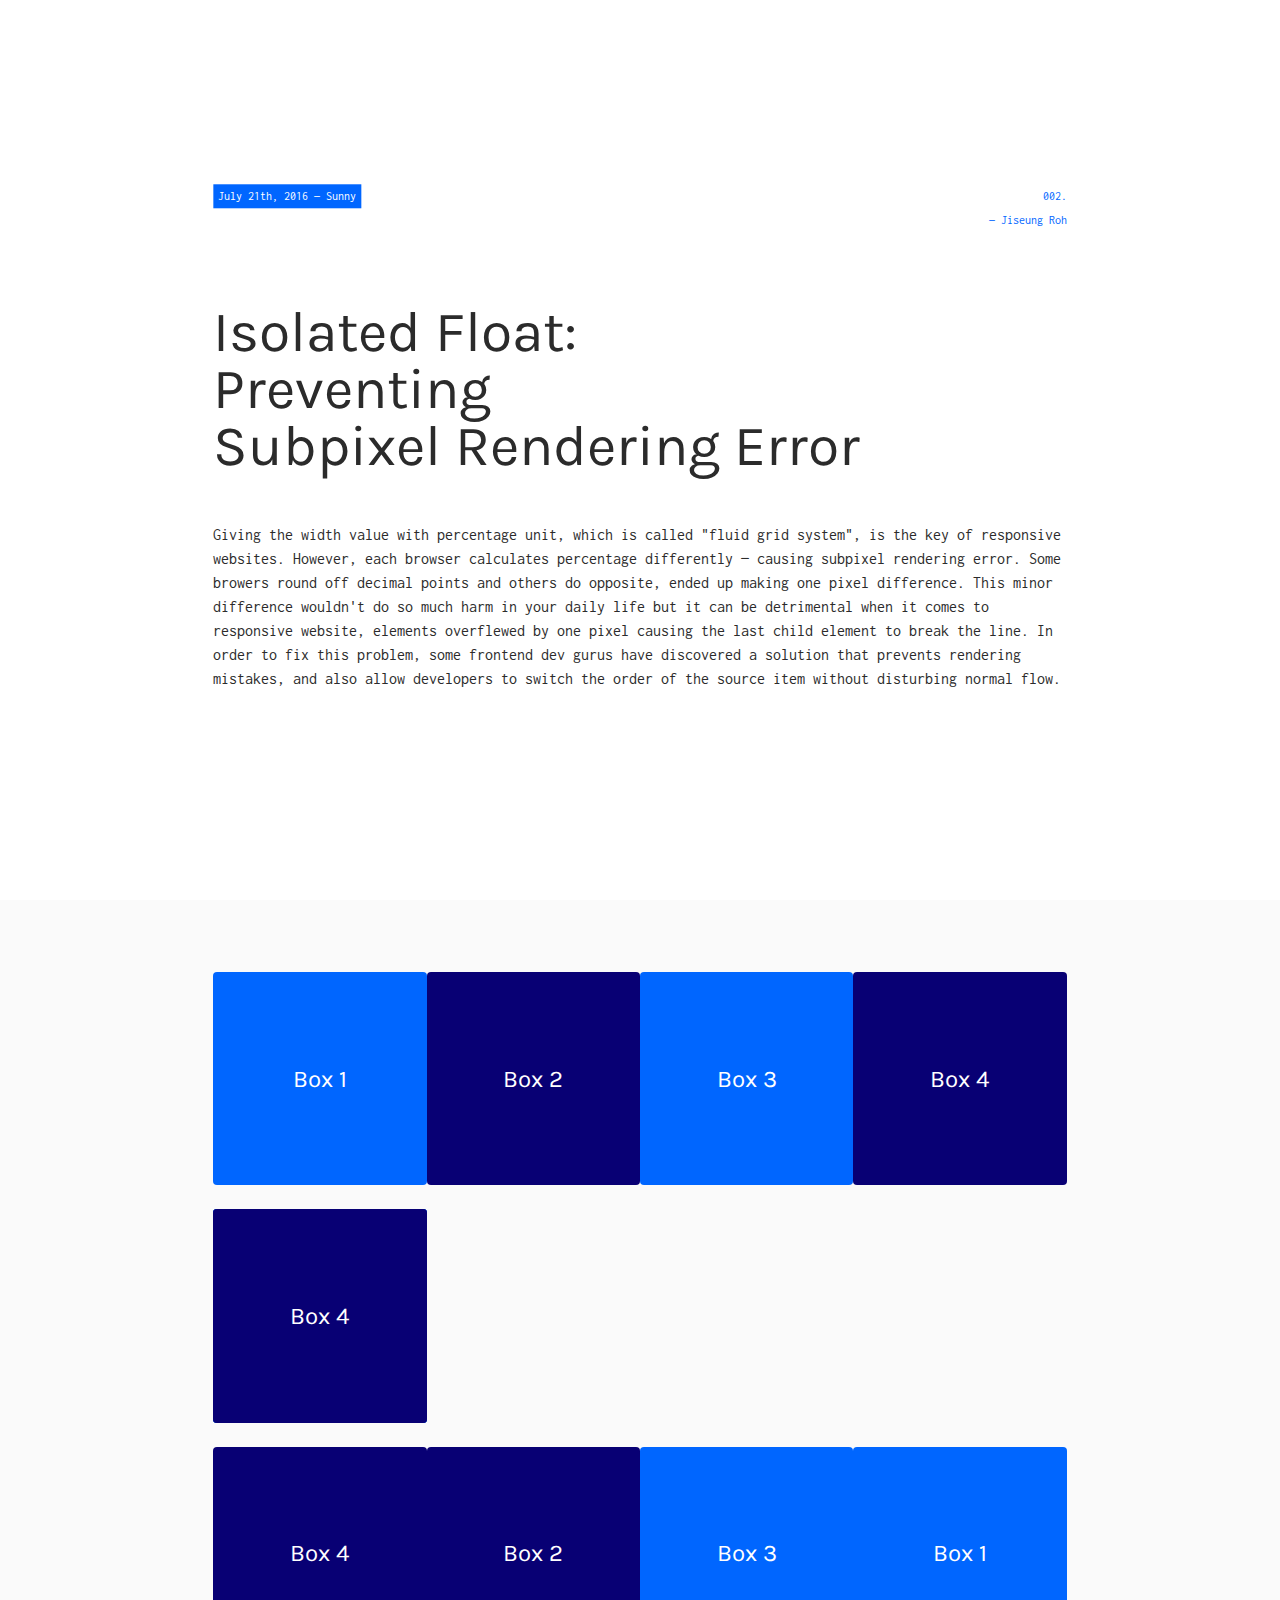
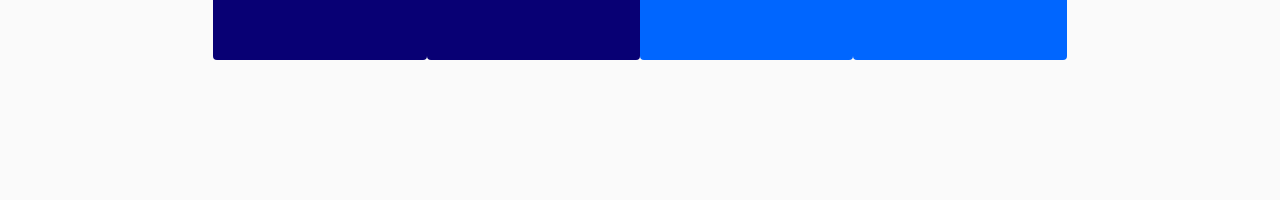
<file: 0721-isolated-float/index.html>
<!DOCTYPE html>
<html lang="en-KR" dir="ltr">
<head>
	<meta charset="UTF-8">
	<title>Isolated Float | Fix Subpixel Rendering Error</title>
	<meta name="viewport" content="width=device-width, initial-scale=1.0">
	<link href="https://fonts.googleapis.com/css?family=Inconsolata%7CKarla" rel="stylesheet">
	<link rel="stylesheet" type="text/css" href="../css/ress.css">
	<link rel="stylesheet" type="text/css" href="css/type.css">
	<link rel="stylesheet" type="text/css" href="css/grid.css">
	<link rel="stylesheet" type="text/css" href="css/style.css">
</head>
<body>
	<div class="page-header gutter clearfix">
		<div class="col-s-4-4 col-m-6-8 col-l-8-12 push-m-1-8 push-l-2-12">
			<div class="pos-center">
				<div class="clearfix">
					<p class="meta highlight">July 21th, 2016 — Sunny</p>
					<p class="meta">002.<br>— Jiseung Roh</p>
				</div>
				<h1 class="title">Isolated Float:<br>Preventing<br>Subpixel Rendering Error</h1>
				<p>
					Giving the width value with percentage unit, which is called "fluid grid system", is the key of responsive websites. However, each browser calculates percentage differently — causing subpixel rendering error. Some browers round off decimal points and others do opposite, ended up making one pixel difference. This minor difference wouldn't do so much harm in your daily life but it can be detrimental when it comes to responsive website, elements overflewed by one pixel causing the last child element to break the line. In order to fix this problem, some frontend dev gurus have discovered a solution that prevents rendering mistakes, and also allow developers to switch the order of the source item without disturbing normal flow. 
				</p>
			</div>
		</div>
	</div>
	<!-- // page-header -->

	<!-- step-1 -->
	<section class="step gutter clearfix">
		<div class="col-s-4-4 col-m-6-8 col-l-8-12 push-m-1-8 push-l-2-12 clearfix">
			<div class="float-item"><span class="center">Box 1</span></div>
			<div class="float-item"><span class="center">Box 2</span></div>
			<div class="float-item"><span class="center">Box 3</span></div>
			<div class="float-item"><span class="center">Box 4</span></div>
		</div>
		<div class="col-s-4-4 col-m-6-8 col-l-8-12 push-m-1-8 push-l-2-12 clearfix mrt">
			<div class="isolate float-item"><span class="center">Box 1</span></div>
			<div class="isolate float-item"><span class="center">Box 2</span></div>
			<div class="isolate float-item"><span class="center">Box 3</span></div>
			<div class="isolate float-item"><span class="center">Box 4</span></div>
		</div>
		<div class="col-s-4-4 col-m-6-8 col-l-8-12 push-m-1-8 push-l-2-12 clearfix mrt">
			<div class="isolate order-3 float-item"><span class="center">Box 1</span></div>
			<div class="isolate order-1 float-item"><span class="center">Box 2</span></div>
			<div class="isolate order-2 float-item"><span class="center">Box 3</span></div>
			<div class="isolate order-0 float-item"><span class="center">Box 4</span></div>
		</div>
	</section>
</body>
</html>
</file>
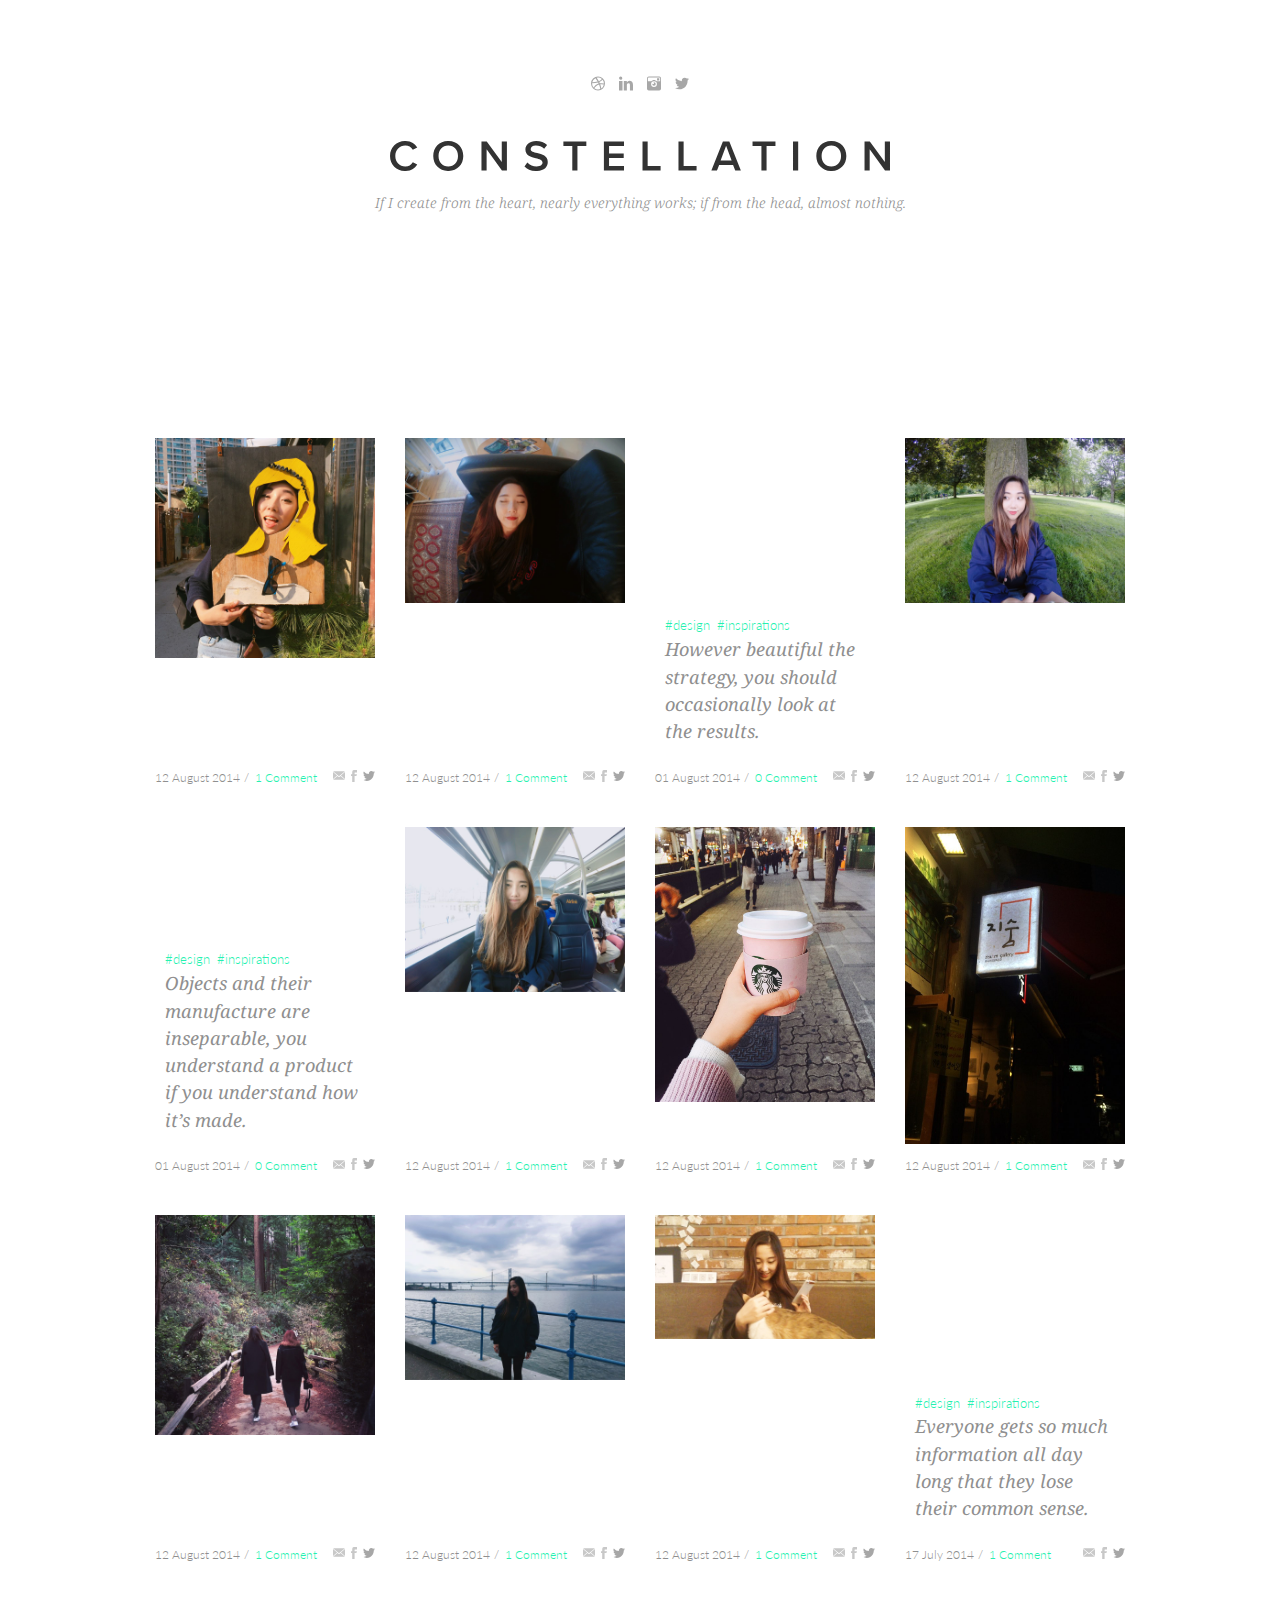
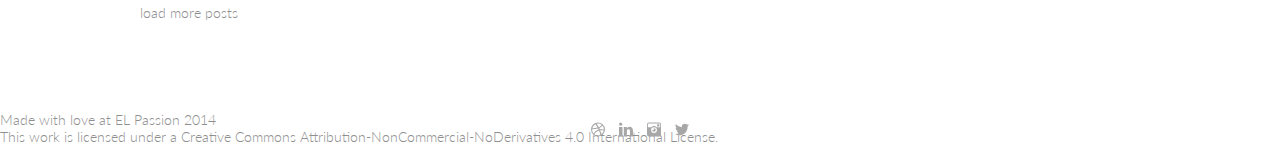
<file: 0801-responsive-web-practice/index.html>
<!DOCTYPE html>
<html lang="en" dir="ltr">
<head>
	<meta http-equiv="X-UA-Compatible" content="IE=Edge">
	<meta charset="UTF-8">
	<title>CONSTELLATION | Responsive Website</title>
	<meta name="viewport" content="width=device-width, initial-scale=1.0">
	<link href="https://fonts.googleapis.com/css?family=Droid+Serif:400,400i%7CLato:300,400" rel="stylesheet">
	<link rel="stylesheet" type="text/css" href="css/style.css">
</head>
<body class="main">
	<div class="pg-header">
		<div class="container">
			<h1 class="brand">
				<a href="index.html">
					<img src="asset/logo.svg">
				</a>
			</h1>
			<p class="brand-slogan">If I create from the heart, nearly everything works; if from the head, almost nothing.</p>
			<div class="sns-group-list">
				<a class="sns-items" href="#" aria-label="Dribbble"></a>
				<a class="sns-items" href="#" aria-label="LinkedIn"></a>
				<a class="sns-items" href="#" aria-label="Instagram"></a>
				<a class="sns-items" href="#" aria-label="Twitter"></a>
			</div>
		</div>
	</div>
	<main class="pg-main">
		<div class="container">
			<article class="article img-article">
				<a class="article-content" href="#">
					<img class="img-article-image" src="asset/photo/KakaoTalk_Photo_2016-08-02-11-51-58_32.jpeg" alt="image" width="100" height="100">
					<div class="img-article-content">
						<div class="tag">
							<span>#design</span><span>#inspirations</span>
						</div>
						<h2 class="img-article-title">View Gallery</h2>
					</div>
				</a>
				<div class="article-etc">
					<div class="article-info">
						<span class="date">12 August 2014</span>
						<span class="comment">1 Comment</span>
					</div>
					<div class="article-outer-link">
						<a class="outer-link-items" href="#" aria-label="Share URL"></a>
						<a class="outer-link-items" href="#" aria-label="Share Facebook"></a>
						<a class="outer-link-items" href="#" aria-label="Share Twitter"></a>
					</div>
			
				</div>
			</article>
			<article class="article img-article">
				<a class="article-content" href="#">
					<img class="img-article-image" src="asset/photo/KakaoTalk_Photo_2016-07-19-21-05-17_31.jpeg" alt="image" width="100" height="100">
					<div class="img-article-content">
						<div class="tag">
							<span>#design</span><span>#inspirations</span>
						</div>
						<h2 class="img-article-title">View Gallery</h2>
					</div>
				</a>
				<div class="article-etc">
					<div class="article-info">
						<span class="date">12 August 2014</span>
						<span class="comment">1 Comment</span>
					</div>
					<div class="article-outer-link">
						<a class="outer-link-items" href="#" aria-label="Share URL"></a>
						<a class="outer-link-items" href="#" aria-label="Share Facebook"></a>
						<a class="outer-link-items" href="#" aria-label="Share Twitter"></a>
					</div>
			
				</div>
			</article>
			<article class="article text-article">
				<a class="article-content" href="#">
					<div class="text-article-content">
						<div class="tag">
							<span>#design</span><span>#inspirations</span>
						</div>
						<h2 class="text-article-title">However beautiful the strategy, you should occasionally look at the results.</h2>
					</div>
				</a>
				<div class="article-etc">
					<div class="article-info">
						<span class="date">01 August 2014</span>
						<span class="comment">0 Comment</span>
					</div>
					<div class="article-outer-link">
						<a class="outer-link-items" href="#" aria-label="Share URL"></a>
						<a class="outer-link-items" href="#" aria-label="Share Facebook"></a>
						<a class="outer-link-items" href="#" aria-label="Share Twitter"></a>
					</div>
			
				</div>
			</article>
			<article class="article img-article">
				<a class="article-content" href="#">
					<img class="img-article-image" src="asset/photo/KakaoTalk_Photo_2016-08-02-11-51-47_55.jpeg">
					<div class="img-article-content">
						<div class="tag">
							<span>#design</span><span>#inspirations</span>
						</div>
						<h2 class="img-article-title">View Gallery</h2>
					</div>
				</a>
				<div class="article-etc">
					<div class="article-info">
						<span class="date">12 August 2014</span>
						<span class="comment">1 Comment</span>
					</div>
					<div class="article-outer-link">
						<a class="outer-link-items" href="#" aria-label="Share URL"></a>
						<a class="outer-link-items" href="#" aria-label="Share Facebook"></a>
						<a class="outer-link-items" href="#" aria-label="Share Twitter"></a>
					</div>
			
				</div>
			</article>
			<article class="article text-article">
				<a class="article-content" href="#">
					<div class="text-article-content">
						<div class="tag">
							<span>#design</span><span>#inspirations</span>
						</div>
						<h2 class="text-article-title">Objects and their manufacture are inseparable, you understand a product if you understand how it’s made.</h2>
					</div>
				</a>
				<div class="article-etc">
					<div class="article-info">
						<span class="date">01 August 2014</span>
						<span class="comment">0 Comment</span>
					</div>
					<div class="article-outer-link">
						<a class="outer-link-items" href="#" aria-label="Share URL"></a>
						<a class="outer-link-items" href="#" aria-label="Share Facebook"></a>
						<a class="outer-link-items" href="#" aria-label="Share Twitter"></a>
					</div>
			
				</div>
			</article>
			<article class="article img-article">
				<a class="article-content" href="#">
					<img class="img-article-image" src="asset/photo/KakaoTalk_Photo_2016-08-02-11-51-49_66.jpeg" alt="image" width="100" height="100">
					<div class="img-article-content">
						<div class="tag">
							<span>#design</span><span>#inspirations</span>
						</div>
						<h2 class="img-article-title">View Gallery</h2>
					</div>
				</a>
				<div class="article-etc">
					<div class="article-info">
						<span class="date">12 August 2014</span>
						<span class="comment">1 Comment</span>
					</div>
					<div class="article-outer-link">
						<a class="outer-link-items" href="#" aria-label="Share URL"></a>
						<a class="outer-link-items" href="#" aria-label="Share Facebook"></a>
						<a class="outer-link-items" href="#" aria-label="Share Twitter"></a>
					</div>
			
				</div>
			</article>
			<article class="article img-article">
				<a class="article-content" href="#">
					<img class="img-article-image" src="asset/photo/KakaoTalk_Photo_2016-08-02-11-51-57_13.jpeg" alt="image" width="100" height="100">
					<div class="img-article-content">
						<div class="tag">
							<span>#design</span><span>#inspirations</span>
						</div>
						<h2 class="img-article-title">View Gallery</h2>
					</div>
				</a>
				<div class="article-etc">
					<div class="article-info">
						<span class="date">12 August 2014</span>
						<span class="comment">1 Comment</span>
					</div>
					<div class="article-outer-link">
						<a class="outer-link-items" href="#" aria-label="Share URL"></a>
						<a class="outer-link-items" href="#" aria-label="Share Facebook"></a>
						<a class="outer-link-items" href="#" aria-label="Share Twitter"></a>
					</div>
			
				</div>
			</article>
			<article class="article img-article">
				<a class="article-content" href="#">
					<img class="img-article-image" src="asset/photo/KakaoTalk_Photo_2016-06-29-14-01-14_68.jpeg" alt="image" width="100" height="100">
					<div class="img-article-content">
						<div class="tag">
							<span>#design</span><span>#inspirations</span>
						</div>
						<h2 class="img-article-title">View Gallery</h2>
					</div>
				</a>
				<div class="article-etc">
					<div class="article-info">
						<span class="date">12 August 2014</span>
						<span class="comment">1 Comment</span>
					</div>
					<div class="article-outer-link">
						<a class="outer-link-items" href="#" aria-label="Share URL"></a>
						<a class="outer-link-items" href="#" aria-label="Share Facebook"></a>
						<a class="outer-link-items" href="#" aria-label="Share Twitter"></a>
					</div>
			
				</div>
			</article>
			<article class="article img-article">
				<a class="article-content" href="#">
					<img class="img-article-image" src="asset/photo/KakaoTalk_Photo_2016-08-02-11-51-54_20.jpeg" alt="image" width="100" height="100">
					<div class="img-article-content">
						<div class="tag">
							<span>#design</span><span>#inspirations</span>
						</div>
						<h2 class="img-article-title">View Gallery</h2>
					</div>
				</a>
				<div class="article-etc">
					<div class="article-info">
						<span class="date">12 August 2014</span>
						<span class="comment">1 Comment</span>
					</div>
					<div class="article-outer-link">
						<a class="outer-link-items" href="#" aria-label="Share URL"></a>
						<a class="outer-link-items" href="#" aria-label="Share Facebook"></a>
						<a class="outer-link-items" href="#" aria-label="Share Twitter"></a>
					</div>
			
				</div>
			</article>
			<article class="article img-article">
				<a class="article-content" href="#">
					<img class="img-article-image" src="asset/photo/KakaoTalk_Photo_2016-08-02-11-51-48_65.jpeg" alt="image" width="100" height="100">
					<div class="img-article-content">
						<div class="tag">
							<span>#design</span><span>#inspirations</span>
						</div>
						<h2 class="img-article-title">View Gallery</h2>
					</div>
				</a>
				<div class="article-etc">
					<div class="article-info">
						<span class="date">12 August 2014</span>
						<span class="comment">1 Comment</span>
					</div>
					<div class="article-outer-link">
						<a class="outer-link-items" href="#" aria-label="Share URL"></a>
						<a class="outer-link-items" href="#" aria-label="Share Facebook"></a>
						<a class="outer-link-items" href="#" aria-label="Share Twitter"></a>
					</div>
			
				</div>
			</article>
			<article class="article img-article">
				<a class="article-content" href="#">
					<img class="img-article-image" src="asset/photo/KakaoTalk_Photo_2016-08-02-11-51-55_93.jpeg" alt="image" width="100" height="100">
					<div class="img-article-content">
						<div class="tag">
							<span>#design</span><span>#inspirations</span>
						</div>
						<h2 class="img-article-title">View Gallery</h2>
					</div>
				</a>
				<div class="article-etc">
					<div class="article-info">
						<span class="date">12 August 2014</span>
						<span class="comment">1 Comment</span>
					</div>
					<div class="article-outer-link">
						<a class="outer-link-items" href="#" aria-label="Share URL"></a>
						<a class="outer-link-items" href="#" aria-label="Share Facebook"></a>
						<a class="outer-link-items" href="#" aria-label="Share Twitter"></a>
					</div>
			
				</div>
			</article>
			<article class="article text-article">
				<a class="article-content" href="#">
					<div class="text-article-content">
						<div class="tag">
							<span>#design</span><span>#inspirations</span>
						</div>
						<h2 class="text-article-title">Everyone gets so much information all day long that they lose their common sense.</h2>
					</div>
				</a>
				<div class="article-etc">
					<div class="article-info">
						<span class="date">17 July 2014</span>
						<span class="comment">1 Comment</span>
					</div>
					<div class="article-outer-link">
						<a class="outer-link-items" href="#" aria-label="Share URL"></a>
						<a class="outer-link-items" href="#" aria-label="Share Facebook"></a>
						<a class="outer-link-items" href="#" aria-label="Share Twitter"></a>
					</div>
			
				</div>
			</article>
			<button class="load-button" type="button">load more posts</button>
		</div>
	</main>

	<footer class="pg-footer">
		<div class="sns-group-list">
			<a class="sns-items" href="#" aria-label="Dribbble"></a>
			<a class="sns-items" href="#" aria-label="LinkedIn"></a>
			<a class="sns-items" href="#" aria-label="Instagram"></a>
			<a class="sns-items" href="#" aria-label="Twitter"></a>
		</div>
		<p class="footer-notes">Made with love at EL Passion 2014<br>
		This work is licensed under a Creative Commons Attribution-NonCommercial-NoDerivatives 4.0 International License.</p>
	</footer>
</body>
</html>
</file>
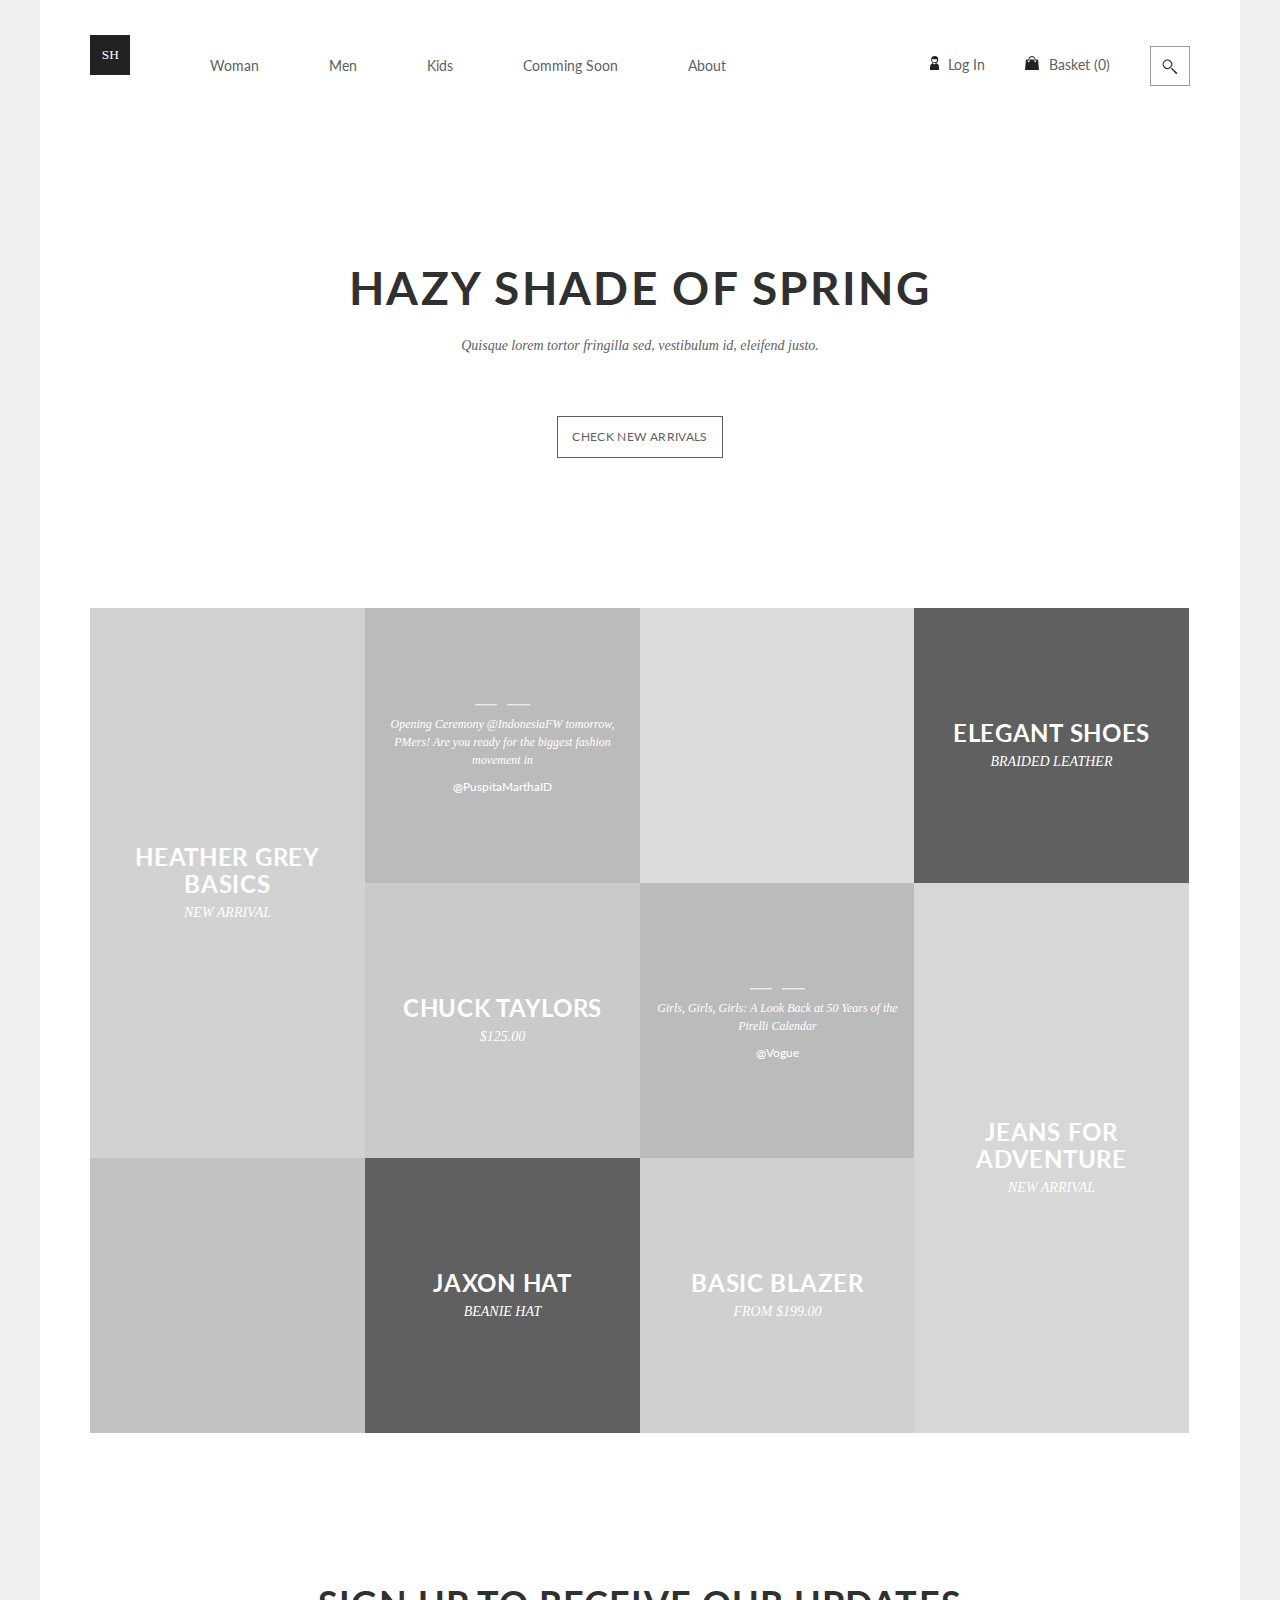
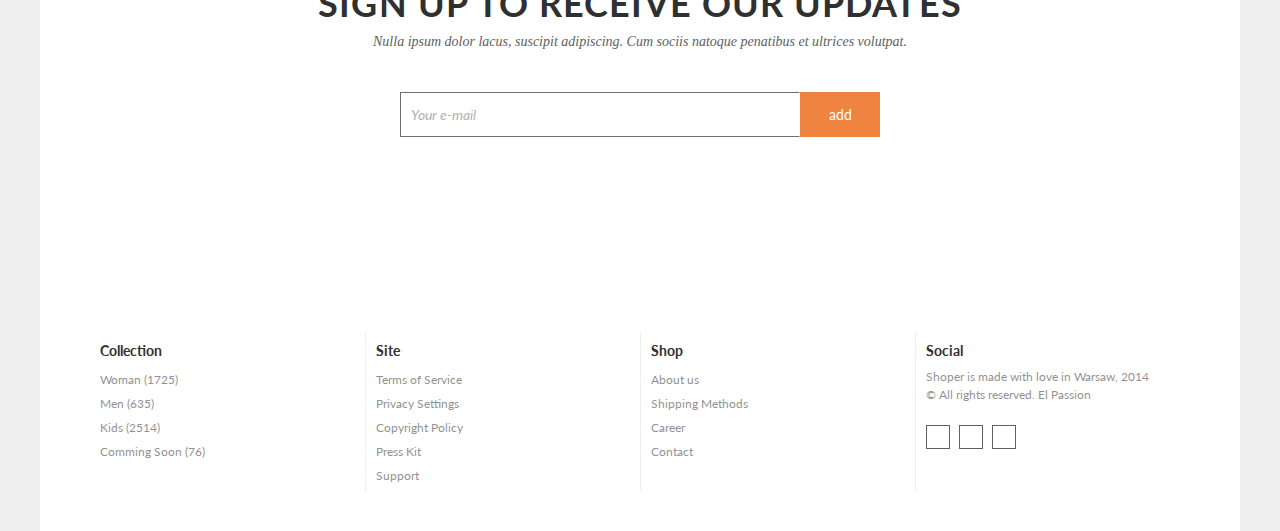
<file: 0804-responsive-web-practice/index.html>
<!DOCTYPE html>
<html lang="en" dir="ltr">
<head>
	<meta http-equiv="X-UA-Compatible" content="IE=Edge">
	<meta charset="UTF-8">
	<title>SH | Responsive Website Design</title>
	<meta name="viewport" content="width=device-width, initial-scale=1.0">
	<link href="https://fonts.googleapis.com/css?family=Lato:300,400,700" rel="stylesheet">
	<link rel="stylesheet" href="https://opensource.keycdn.com/fontawesome/4.6.3/font-awesome.min.css" integrity="sha384-Wrgq82RsEean5tP3NK3zWAemiNEXofJsTwTyHmNb/iL3dP/sZJ4+7sOld1uqYJtE" crossorigin="anonymous">
	<link rel="stylesheet" type="text/css" href="css/ress.css">
	<link rel="stylesheet" type="text/css" href="css/style.css">
</head>
<body>
	<div class="wrap">
		<header class="pg-header">
			<div class="container">
				<h1 class="brand">
					<a href="index.html">
						<img class="brand-logo" src="asset/logo.svg" alt="Shopper">
					</a>
				</h1>
				<div class="mb-menu dk-hidden">
					<a class="mb-menu-basket" href="#" aria-label="basket"></a>
					<a class="mb-menu-button" href="#nav" role="button" aria-label="menu"></a>
				</div>
				<nav class="mb-hidden" id="nav">
					<h2 class="readable-hidden">Menu</h2>
					<ul class="gnb-menu" role="group">
						<li class="gnb-item"><a href="#">Woman</a></li>
						<li class="gnb-item"><a href="#">Men</a></li>
						<li class="gnb-item"><a href="#">Kids</a></li>
						<li class="gnb-item"><a href="#">Comming Soon</a></li>
						<li class="gnb-item"><a href="#">About</a></li>
					</ul>
					<ul class="utility-menu" role="group">
						<li class="utility-item"><a href="#">Log In</a></li>
						<li class="utility-item"><a href="#">Basket (<span class="basket-item-num">0</span>)</a></li>
						<li class="utility-item"><button type="button" aria-label="search"></button></li>
					</ul>
				</nav>
			</div>
		</header>
		<main class="pg-main">
			<section class="banner">
				<h2 class="readable-hidden">Welcome!</h2>
				<div class="container">
					<h2 class="banner-title">Hazy Shade of spring</h2>
					<p class="banner-description">Quisque lorem tortor fringilla sed, vestibulum id, eleifend justo.</p>
					<button class="banner-button" type="button" >check new arrivals</button>
				</div>
			</section>
			<section class="products">
				<h2 class="readable-hidden">Our Latest Products</h2>
				<div class="container">
					<div class="items-wrap-left">
						<div class="products-item">
							<a href="#">
								<h4 class="products-items-title">Heather Grey Basics</h4>
								<em class="products-items-description">new arrival</em>
							</a>
						</div>
						<div class="items-wrap">
							<div class="products-item products-notifications">
								<div class="notifications-wrap">
									<span class="icon"><span class="fa fa-twitter"></span></span>
									<p class="contents">
										Opening Ceremony @IndonesiaFW tomorrow, PMers! Are you ready for the biggest fashion movement in 
									</p>
									<p class="tag">@PuspitaMarthaID </p>
								</div>
							</div>
							<div class="products-item products-null"></div>
						</div>
						<div class="items-wrap">
							<div class="products-item">
								<a href="#">
									<h4 class="products-items-title">Chuck Taylors</h4>
									<em class="products-items-description">&dollar;125.00</em>
								</a>
							</div>
							<div class="products-item products-notifications">
								<div class="notifications-wrap">
									<span class="icon"><span class="fa fa-twitter"></span></span>
									<p class="contents">
										Girls, Girls, Girls: A Look Back at 50 Years of the Pirelli Calendar
									</p>
									<p class="tag">@Vogue </p>
								</div>
							</div>
						</div>
						<div class="items-wrap">
							<div class="products-item products-null"></div>
							<div class="products-item">
								<a href="#">
									<h4 class="products-items-title">Jaxon Hat</h4>
									<em class="products-items-description">beanie hat</em>
								</a>
							</div>
							<div class="products-item">
								<a href="#">
									<h4 class="products-items-title">Basic Blazer</h4>
									<em class="products-items-description">from &dollar;199.00</em>
								</a>
							</div>
						</div>
					</div>
					<div class="items-wrap-right">
						<div class="products-item">
							<a href="#">
								<h4 class="products-items-title">Elegant Shoes</h4>
								<em class="products-items-description">braided leather</em>
							</a>
						</div>
						<div class="products-item">
							<a href="#">
								<h4 class="products-items-title">Jeans for Adventure</h4>
								<em class="products-items-description">new arrival</em>
							</a>
						</div>
					</div>
				</div>
			</section>
			<section class="sign-up">
				<div class="container">
					<h2 class="sign-up-title">sign up to receive our updates</h2>
					<p class="sign-up-description">Nulla ipsum dolor lacus, suscipit adipiscing. Cum sociis natoque penatibus et ultrices volutpat.</p>
					<form class="sign-up-form" name="sign_up">
						<input class="sign-up-email" name="user_email" type="email" placeholder="Your e-mail">
						<button class="sign-up-submit" type="submit">add</button>
					</form>
				</div>
			</section>
		</main>

		<!-- footer -->
		<footer class="pg-footer">
			<div class="container">
				<div class="footer-menu">
					<h4 class="footer-menu-title">Collection</h4>
					<div class="menu-items">
						<a class="menu-item" href="#" >Woman (<span class="menu-item-number">1725</span>)</a>
						<a class="menu-item" href="#" >Men (<span class="menu-item-number">635</span>)</a>
						<a class="menu-item" href="#" >Kids (<span class="menu-item-number">2514</span>)</a>
						<a class="menu-item" href="#" >Comming Soon (<span class="menu-item-number">76</span>)</a>
					</div>
				</div>
				<div class="footer-menu">
					<h4 class="footer-menu-title">Site</h4>
					<div class="menu-items">
						<a class="menu-item" href="#" >Terms of Service</a>
						<a class="menu-item" href="#" >Privacy Settings</a>
						<a class="menu-item" href="#" >Copyright Policy</a>
						<a class="menu-item" href="#" >Press Kit</a>
						<a class="menu-item" href="#" >Support</a>
					</div>
				</div>
				<div class="footer-menu">
					<h4 class="footer-menu-title">Shop</h4>
					<div class="menu-items">
						<a class="menu-item" href="#" >About us</a>
						<a class="menu-item" href="#" >Shipping Methods</a>
						<a class="menu-item" href="#" >Career</a>
						<a class="menu-item" href="#" >Contact</a>
					</div>
				</div>
				<div class="footer-menu">
					<h4 class="footer-menu-title">Social</h4>
					<address class="footer-address">
						Shoper is made with love in Warsaw, 2014<br>© All rights reserved. El Passion
					</address>
					<div class="footer-sns-group">
						<a class="sns-item" href="#" aria-label="twitter"><span class="fa fa-twitter"></span></a>
						<a class="sns-item" href="#" aria-label="facebook"><span class="fa fa-facebook"></span></a>
						<a class="sns-item" href="#" aria-label="instagram"><span class="fa fa-instagram"></span></a>
					</div>
				</div>
			</div>
		</footer>
	</div>
</body>
</html>
</file>
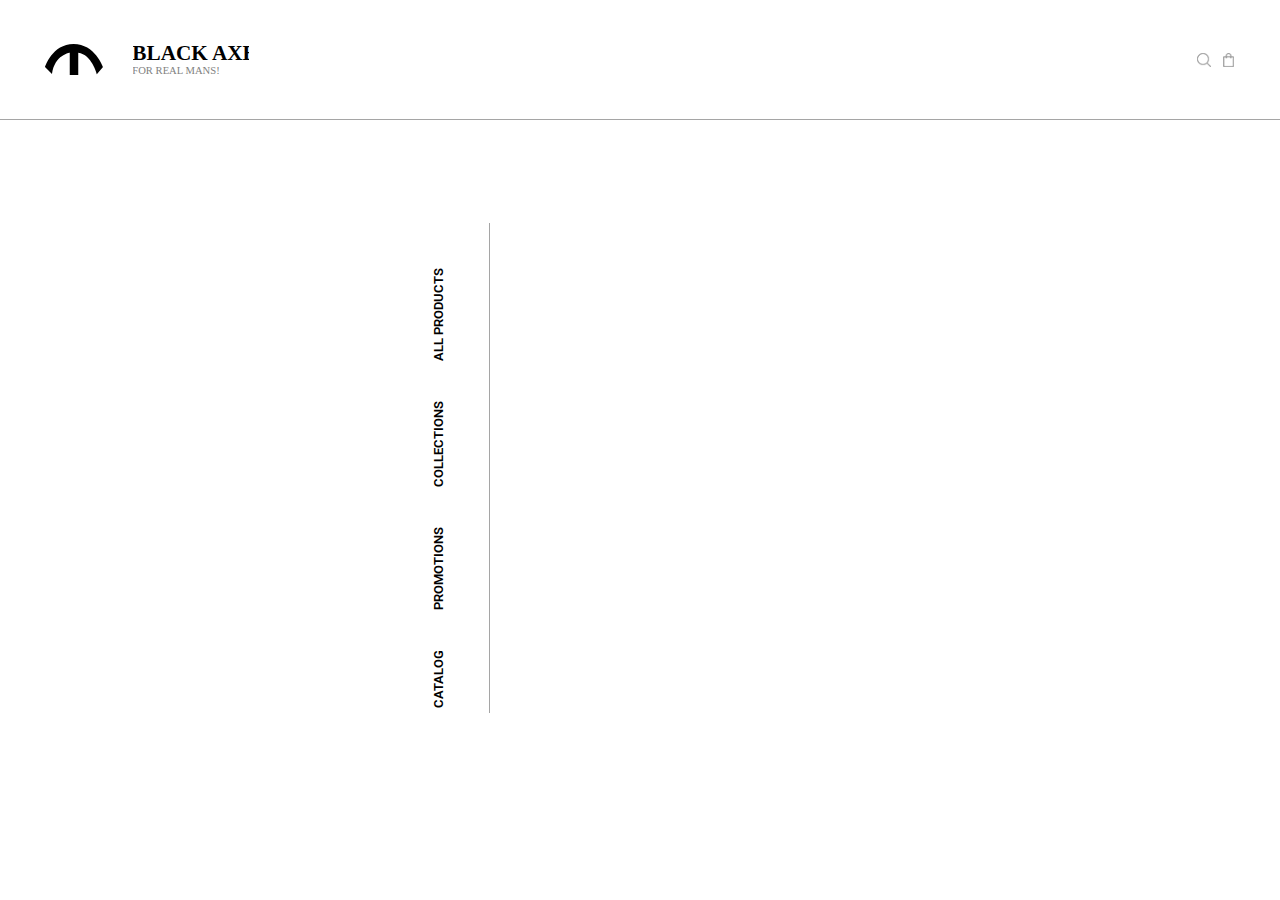
<file: 0810-responsible-web-practice/index.html>
<!DOCTYPE html>
<html lang="en">
<head>
	<meta http-equiv="X-UA-Compatible" content="IE=Edge">
	<meta charset="UTF-8">
	<title>Black Axes | For Real Men</title>
	<meta name="viewport" content="width=device-width, initial-scale=1.0">
	<link href="https://fonts.googleapis.com/css?family=Roboto:400,500,700" rel="stylesheet">
	<link rel="stylesheet" type="text/css" href="../css/ress.css">
	<link rel="stylesheet" type="text/css" href="css/style.css">
</head>
<body>
	<!-- header -->
	<header class="pg-header">
		<h1 class="brand">
			<img class="brand-logo" src="asset/logo.svg" aria-label="Black Axes">
			<img class="brand-slogan" src="asset/slogan.svg" aria-label="For Real Men">
		</h1>
		<a class="trigger-gnb" href="#gnb" aria-label="Menu"></a>
		<div class="utility-group">
			<a class="utility-search-trigger" href="#search" aria-label="Search"></a>
			<a class="utility-cart-trigger" href="#cart" aria-label="Cart"></a>
			<input class="utility-search" id="search" type="search" placeholder="Search">
		</div>	
	</header>
	<!-- //header -->
	<!-- nav -->
	<nav class="gnb" id="gnb">
		<h2 class="readable-hidden">Menu</h2>
		<div class="gnb-header">
			<img class="gnb-logo" src="asset/logo-wh.svg"></img>
			<a class="close-gnb" id="hide" href="#" aria-label="Close"></a>
		</div>
		<div class="gnb-items">
			<a class="gnb-item" href="#">Catalog</a>
			<a class="gnb-item" href="#">Promotions</a>
			<a class="gnb-item" href="#">Collections</a>
			<a class="gnb-item" href="#">All Products</a>
		</div>
	</nav>
	<!-- //nav -->
</body>
</html>
</file>
<file: css/ress.css>
/*!
 * ress.css • v1.0.1
 * MIT License
 * github.com/filipelinhares/ress
 */html{box-sizing:border-box;overflow-y:scroll;-webkit-text-size-adjust:100%}*,:after,:before{box-sizing:inherit}:after,:before{text-decoration:inherit;vertical-align:inherit}*{background-repeat:no-repeat;padding:0;margin:0}audio:not([controls]){display:none;height:0}hr{overflow:visible}article,aside,details,figcaption,figure,footer,header,main,menu,nav,section,summary{display:block}small{font-size:80%}[hidden],template{display:none}abbr[title]{border-bottom:1px dotted;text-decoration:none}a{background-color:transparent;-webkit-text-decoration-skip:objects}a:active,a:hover{outline-width:0}code,kbd,pre,samp{font-family:monospace,monospace;overflow-x:auto}pre code{word-wrap:normal;white-space:pre-wrap}b,strong{font-weight:bolder}dfn{font-style:italic}mark{background-color:#ff0;color:#000}sub,sup{font-size:75%;line-height:0;position:relative;vertical-align:baseline}sub{bottom:-.25em}sup{top:-.5em}input{border-radius:0}[type=number]{width:auto}[type=search]{-webkit-appearance:textfield}[type=search]::-webkit-search-cancel-button,[type=search]::-webkit-search-decoration{-webkit-appearance:none}textarea{overflow:auto;resize:vertical}button,input,optgroup,select,textarea{font:inherit}optgroup{font-weight:700}button{overflow:visible}[type=button]::-moz-focus-inner,[type=reset]::-moz-focus-inner,[type=submit]::-moz-focus-inner,button::-moz-focus-inner{border-style:0;padding:0}[type=button]::-moz-focus-inner,[type=reset]::-moz-focus-inner,[type=submit]::-moz-focus-inner,button:-moz-focusring{outline:1px dotted ButtonText}[type=reset],[type=submit],button,html [type=button]{-webkit-appearance:button}button,select{text-transform:none}button,input,select,textarea{background-color:transparent;border-style:none;color:inherit}select{-moz-appearance:none;-webkit-appearance:none}select::-ms-expand{display:none}select::-ms-value{color:currentColor}legend{border:0;color:inherit;display:table;max-width:100%;white-space:normal}::-webkit-file-upload-button{-webkit-appearance:button;font:inherit}::-webkit-input-placeholder{color:inherit;opacity:.54}[type=search]{-webkit-appearance:textfield;outline-offset:-2px}img{border-style:none}progress{vertical-align:baseline}svg:not(:root){overflow:hidden}audio,canvas,progress,video{display:inline-block}@media screen{[hidden~=screen]{display:inherit}[hidden~=screen]:not(:active):not(:focus):not(:target){position:absolute!important;clip:rect(0 0 0 0)!important}}[aria-busy=true]{cursor:progress}[aria-controls]{cursor:pointer}[aria-disabled]{cursor:default}::-moz-selection{background-color:#b3d4fc;color:#fff;text-shadow:none}::selection{background-color:#b3d4fc;color:#fff;text-shadow:none}
</file>
<file: 0721-isolated-float/css/type.css>
@charset "utf-8";
/*
 * ----------------------------------------------------------------------------
 * Typography Design
 * ----------------------------------------------------------------------------
 */

html {
  font-family: 'Inconsolata', monospace;
  font-size: 16px;
  line-height: 1.5;
  color: #2b2b2b;
}

/* Body text */
p {
  font-family: inherit;
  font-size: 1rem;
  font-weight: normal;
  line-height: 1.5;
}
.meta {
  font-size: 0.75rem;
  line-height: 1.5rem;
}

/* Headings */
h1, h2 {
  font-family: 'Karla', sans-serif;
  font-weight: normal;
}

h1 {
  font-size: 3.571428571rem;
  line-height: 1em;
}

h2 {
  font-size: 2.5rem;
  line-height: 1.25;
}

/* Etc */
a {
  text-decoration: none;
  color: #0066ff;
  box-shadow: 0 1px 0 0 #0066ff;
}
em {
  font-style: normal;
  box-shadow: 0 1px 0 0 #2b2b2b;
}
.code-group pre {
  font-family: 'Inconsolata', monospace;
  font-size: 0.875rem;
  color: #0066ff;
}
.rwd-figure-caption {
  font-size: 0.875rem;
  line-height: 1.5;
  text-align: center;
}
</file>
<file: 0721-isolated-float/css/grid.css>
/*
 * ----------------------------------------------------------------------------
 * Responsive Grid Design
 * ----------------------------------------------------------------------------
 */

/* Container Module */
@media screen and (max-width: 599px) {
  .gutter {
    padding-left: 1.5rem;
    padding-right: 1.5rem;
  }
}

 /* Common Grid Module */
.row:after,
.row::after,
.clearfix:after,
.clearfix::after {
  content: '';
  display: block;
  clear: both;
}

[class*="col-"] { float: left; }
[class*="push-"],
[class*="pull-"] { position: relative; }


/* Column Module */

@media screen and (max-width: 599px) {
  .col-s-1-4 { width: 25%; }
  .col-s-2-4 { width: 50%; }
  .col-s-3-4 { width: 75%; }
  .col-s-4-4 { width: 100%; }
  
  .push-s-1-4 { left: 25%; }
  .push-s-2-4 { left: 50%; }
  .push-s-3-4 { left: 75%; }
  .push-s-4-4 { left: 100%; }
  
  .pull-s-1-4 { right: 25%; }
  .pull-s-2-4 { right: 50%; }
  .pull-s-3-4 { right: 75%; }
  .pull-s-4-4 { right: 100%; }
  
  .prefix-s-1-4 { margin-left: 25%; }
  .prefix-s-2-4 { margin-left: 50%; }
  .prefix-s-3-4 { margin-left: 75%; }
  .prefix-s-4-4 { margin-left: 100%; }
  
  .suffix-s-1-4 { margin-right: 25%; }
  .suffix-s-2-4 { margin-right: 50%; }
  .suffix-s-3-4 { margin-right: 75%; }
  .suffix-s-4-4 { margin-right: 100%; }
}

@media screen and (min-width: 600px) and (max-width: 959px) {
  .col-m-1-8 { width: 12.5%; }
  .col-m-2-8 { width: 25%; }
  .col-m-3-8 { width: 37.5%; }
  .col-m-4-8 { width: 50.5%; }
  .col-m-5-8 { width: 62.5%; }
  .col-m-6-8 { width: 75%; }
  .col-m-7-8 { width: 87.5%; }
  .col-m-8-8 { width: 100%; }
  
  .push-m-1-8 { left: 12.5%; }
  .push-m-2-8 { left: 25%; }
  .push-m-3-8 { left: 37.5%; }
  .push-m-4-8 { left: 50.5%; }
  .push-m-5-8 { left: 62.5%; }
  .push-m-6-8 { left: 75%; }
  .push-m-7-8 { left: 87.5%; }
  .push-m-8-8 { left: 100%; }
  
  .pull-m-1-8 { right: 12.5%; }
  .pull-m-2-8 { right: 25%; }
  .pull-m-3-8 { right: 37.5%; }
  .pull-m-4-8 { right: 50.5%; }
  .pull-m-5-8 { right: 62.5%; }
  .pull-m-6-8 { right: 75%; }
  .pull-m-7-8 { right: 87.5%; }
  .pull-m-8-8 { right: 100%; }
  
  .prefix-m-1-8 { margin-left: 12.5%; }
  .prefix-m-2-8 { margin-left: 25%; }
  .prefix-m-3-8 { margin-left: 37.5%; }
  .prefix-m-4-8 { margin-left: 50.5%; }
  .prefix-m-5-8 { margin-left: 62.5%; }
  .prefix-m-6-8 { margin-left: 75%; }
  .prefix-m-7-8 { margin-left: 87.5%; }
  .prefix-m-8-8 { margin-left: 100%; }
  
  .suffix-m-1-8 { margin-right: 12.5%; }
  .suffix-m-2-8 { margin-right: 25%; }
  .suffix-m-3-8 { margin-right: 37.5%; }
  .suffix-m-4-8 { margin-right: 50.5%; }
  .suffix-m-5-8 { margin-right: 62.5%; }
  .suffix-m-6-8 { margin-right: 75%; }
  .suffix-m-7-8 { margin-right: 87.5%; }
  .suffix-m-8-8 { margin-right: 100%; }
}


@media screen and (min-width: 960px) {
  .col-l-1-12 { width: 8.33333%; }
  .col-l-2-12 { width: 16.66666%; }
  .col-l-3-12 { width: 25%; }
  .col-l-4-12 { width: 33.33333%; }
  .col-l-5-12 { width: 41.66666%; }
  .col-l-6-12 { width: 50%; }
  .col-l-7-12 { width: 58.33333%; }
  .col-l-8-12 { width: 66.66666%; }
  .col-l-9-12 { width: 75%; }
  .col-l-10-12 { width: 83.33333%; }
  .col-l-11-12 { width: 91.66666%; }
  .col-l-12-12 { width: 100%; }
  
  .push-l-1-12 { left: 8.33333%; }
  .push-l-2-12 { left: 16.66666%; }
  .push-l-3-12 { left: 25%; }
  .push-l-4-12 { left: 33.33333%; }
  .push-l-5-12 { left: 41.66666%; }
  .push-l-6-12 { left: 50%; }
  .push-l-7-12 { left: 58.33333%; }
  .push-l-8-12 { left: 66.66666%; }
  .push-l-9-12 { left: 75%; }
  .push-l-10-12 { left: 83.33333%; }
  .push-l-11-12 { left: 91.66666%; }
  .push-l-12-12 { left: 100%; }
  
  .pull-l-1-12 { right: 8.33333%; }
  .pull-l-2-12 { right: 16.66666%; }
  .pull-l-3-12 { right: 25%; }
  .pull-l-4-12 { right: 33.33333%; }
  .pull-l-5-12 { right: 41.66666%; }
  .pull-l-6-12 { right: 50%; }
  .pull-l-7-12 { right: 58.33333%; }
  .pull-l-8-12 { right: 66.66666%; }
  .pull-l-9-12 { right: 75%; }
  .pull-l-10-12 { right: 83.33333%; }
  .pull-l-11-12 { right: 91.66666%; }
  .pull-l-12-12 { right: 100%; }
  
  .prefix-l-1-12 { margin-left: 8.33333%; }
  .prefix-l-2-12 { margin-left: 16.66666%; }
  .prefix-l-3-12 { margin-left: 25%; }
  .prefix-l-4-12 { margin-left: 33.33333%; }
  .prefix-l-5-12 { margin-left: 41.66666%; }
  .prefix-l-6-12 { margin-left: 50%; }
  .prefix-l-7-12 { margin-left: 58.33333%; }
  .prefix-l-8-12 { margin-left: 66.66666%; }
  .prefix-l-9-12 { margin-left: 75%; }
  .prefix-l-10-12 { margin-left: 83.33333%; }
  .prefix-l-11-12 { margin-left: 91.66666%; }
  .prefix-l-12-12 { margin-left: 100%; }
  
  .suffix-l-1-12 { margin-right: 8.33333%; }
  .suffix-l-2-12 { margin-right: 16.66666%; }
  .suffix-l-3-12 { margin-right: 25%; }
  .suffix-l-4-12 { margin-right: 33.33333%; }
  .suffix-l-5-12 { margin-right: 41.66666%; }
  .suffix-l-6-12 { margin-right: 50%; }
  .suffix-l-7-12 { margin-right: 58.33333%; }
  .suffix-l-8-12 { margin-right: 66.66666%; }
  .suffix-l-9-12 { margin-right: 75%; }
  .suffix-l-10-12 { margin-right: 83.33333%; }
  .suffix-l-11-12 { margin-right: 91.66666%; }
  .suffix-l-12-12 { margin-right: 100%; }
}



/* Layout */
.pos-center {
  position: absolute;
  transform: translate(-50%,-50%);
  top: 50%;
  left: 50%;
  width: 100%;
}
</file>
<file: 0721-isolated-float/css/style.css>
/*
 * ----------------------------------------------------------------------------
 * Stylesheet
 * ----------------------------------------------------------------------------
 */

.page-header,
.step {
  min-height: 100vh;
  padding-top: 4.5rem;
  padding-bottom: 4.5rem;
}
.page-header > div { min-height: calc(100vh - 9rem); }

.step:nth-of-type(odd) { background-color: #fafafa; }


p { margin-bottom: 1.5rem; }
h1 + p { margin-top: 3rem; }
h2 + p { margin-top: 1.5rem; }
.meta {margin-bottom: 4.5rem; }
.meta:first-child { float: left; }
.meta:last-child{
  float: right;
  text-align: right;
  color: #0066ff;
}
.highlight {
  padding-left: 5px;
  padding-right: 5px;
  color: #fff;
  background-color: #0066ff;
}
.rwd-figure,
.rwd-figure-caption,
.rwd-figure-img { width: 100%; }
.rwd-figure-img { height: auto; }

.code-group { white-space: pre-wrap; }


.float-item {
  position: relative;
  float: left;
  width: 25%;
  height: 0;
  padding-bottom: 25%;
  border-radius: 4px;
  font-family: 'Karla', sans-serif;
  font-size: 1.5rem;
  line-height: 1em;
  color: #fff;
  text-align: center;
}
.float-item:nth-of-type(odd) { background-color: #0066ff; }
.float-item:nth-of-type(even) { background-color: #080074; }
.center {
  position: absolute;
  transform: translate(-50%,-50%);
  top: 50%;
  left: 50%;
}
.mrt { margin-top: 1.5rem; }
.isolate {
  margin-right: -100%;
}

.order-0 { margin-left: 0; }
.order-1 { margin-left: 25%; }
.order-2 { margin-left: 50%; }
.order-3 { margin-left: 75%; }
</file>
<file: 0801-responsive-web-practice/css/style.css>
@import url(ress.css);
.brand a, .sns-items, .article-content {
  display: block;
  width: 100%;
}

.brand-slogan {
  font-family: "Lato", sans-serif;
  font-size: 1rem;
  font-weight: 400;
  line-height: 1.5;
  color: #8f8f8f;
}

html {
  font-family: "Lato", sans-serif;
  font-size: 14px;
  font-weight: 300;
  color: #8f8f8f;
}

@media screen and (min-width: 601px) and (max-width: 960px) {
  html {
    font-size: 15px;
  }
}

@media screen and (min-width: 961px) and (max-width: 1200px) {
  html {
    font-size: 16px;
  }
}

.pg-header {
  width: 100%;
  height: auto;
  padding: 15vh 0 10vh;
  position: relative;
}

@media screen and (min-width: 401px) and (max-width: 600px) {
  .pg-header {
    padding-left: 30px;
    padding-right: 30px;
  }
}

.container {
  width: 100%;
  margin-left: auto;
  margin-right: auto;
}

@media screen and (min-width: 401px) and (max-width: 600px) {
  .container {
    width: 80%;
  }
}

@media screen and (min-width: 601px) and (max-width: 960px) {
  .container {
    width: 80%;
  }
}

@media screen and (min-width: 961px) and (max-width: 1200px) {
  .container {
    width: 70%;
  }
}

@media screen and (min-width: 1201px) {
  .container {
    max-width: 1000px;
  }
}

.brand {
  margin-bottom: 1.5rem;
  text-align: center;
}

.brand img {
  display: inline-block;
  width: 100%;
  height: auto;
  vertical-align: middle;
}

@media screen and (min-width: 601px) and (max-width: 960px) {
  .brand img {
    width: 80%;
  }
}

@media screen and (min-width: 601px) {
  .brand img {
    width: 70%;
  }
}

@media screen and (min-width: 961px) and (max-width: 1200px) {
  .brand img {
    width: 50%;
  }
}

@media screen and (min-width: 1201px) {
  .brand img {
    width: 50%;
  }
}

.brand-slogan {
  font-family: "Droid Serif", serif;
  font-weight: 300;
  font-style: italic;
  text-align: center;
}

.sns-group-list {
  position: absolute;
  left: 50%;
  transform: translateX(-50%);
  top: 24%;
}

.sns-items {
  float: left;
  padding: 0.75rem 0.5rem;
  margin-right: 1rem;
  width: 1rem;
  height: 1rem;
  background-size: 100% 100%;
  background-position: center center;
}

.sns-items:last-child {
  margin-right: 0;
}

.sns-items:nth-child(1) {
  background-image: url(../asset/icon-dribbble.svg);
}

.sns-items:nth-child(2) {
  background-image: url(../asset/icon-linkedin.svg);
}

.sns-items:nth-child(3) {
  background-image: url(../asset/icon-instagram.svg);
}

.sns-items:nth-child(4) {
  background-image: url(../asset/icon-twitter.svg);
}

.pg-main {
  width: 100%;
  height: auto;
  padding: 15vh 0 10vh;
  position: relative;
}

.article {
  float: left;
  width: 100%;
  margin-bottom: 1.5rem;
  background-color: #fff;
  background-clip: content-box;
}

@media screen and (min-width: 601px) and (max-width: 960px) {
  .article {
    width: 50%;
    padding-left: 10px;
    padding-right: 10px;
  }
}

@media screen and (min-width: 961px) and (max-width: 1200px) {
  .article {
    width: 33.3333333333%;
    padding-left: 10px;
    padding-right: 10px;
  }
}

@media screen and (min-width: 1201px) {
  .article {
    width: 25%;
    padding-left: 15px;
    padding-right: 15px;
  }
}

.article-content {
  font-famliy: inherit;
  color: inherit;
  text-decoration: none;
  position: relative;
}

@media screen and (min-width: 601px) {
  .article-content {
    width: 100%;
    height: 0;
    padding-bottom: 144.3349754%;
  }
}

.article-content.img-article-content {
  width: 100%;
  height: 0;
  padding-bottom: 100%;
}

.article-content.text-article-content {
  width: 100%;
  height: auto;
  padding: 20px 0;
}

.article-content:hover .img-article-content {
  opacity: 1;
}

.img-article-content {
  width: 100%;
  height: 100%;
  display: flex;
  flex-flow: column wrap;
  justify-content: center;
  align-items: center;
  position: absolute;
  top: 0;
  left: 0;
  color: #fff;
  background-color: #25f1b0;
  opacity: 0;
  transition: all 0.2s ease-in;
}

.tag {
  font: 300 0.9rem/1.5 "Lato", sans-serif;
}

.tag span {
  margin-right: .5rem;
  margin-bottom: .133333334rem;
}

.tag span:last-child {
  margin-right: 0;
}

.img-article-title {
  font: 400 italic 1.7rem/1.7647058824 "Droid Serif", serif;
  color: #fff;
}

.img-article-image {
  width: 100%;
  height: auto;
}

.article-etc {
  width: 100%;
  height: auto;
  padding: 1rem 0 1.5rem;
  display: flex;
  flex-flow: row wrap;
  justify-content: space-between;
  align-items: center;
  font-size: .9em;
}

@media screen and (min-width: 601px) and (max-width: 960px) {
  .article-etc {
    font-size: .86em;
  }
}

@media screen and (min-width: 961px) and (max-width: 1200px) {
  .article-etc {
    font-size: 1.2vw;
  }
}

@media screen and (min-width: 1201px) {
  .article-etc {
    font-size: 12px;
  }
}

.article-etc .date:after, .article-etc .date::after {
  content: '/';
  margin-left: .3em;
  margin-right: .3em;
}

.article-etc .comment {
  color: #25f1b0;
}

.article-outer-link {
  display: inline-block;
}

.outer-link-items {
  display: inline-block;
  width: 1em;
  height: 1em;
  vertical-align: baseline;
  background-size: contain;
  background-position: center center;
}

.outer-link-items:nth-child(1) {
  background-image: url(../asset/icon-message.svg);
  fill: #cacaca;
}

.outer-link-items:nth-child(2) {
  background-image: url(../asset/icon-facebook.svg);
}

.outer-link-items:nth-child(3) {
  background-image: url(../asset/icon-twitter.svg);
  fill: #cacaca;
}

@media screen and (min-width: 601px) {
  .text-article-content {
    width: 100%;
    height: 100%;
    display: flex;
    flex-flow: column wrap;
    justify-content: flex-end;
    position: absolute;
    top: 0;
    left: 0;
    padding: 10px;
  }
}

.text-article-content .tag {
  color: #25f1b0;
}

.text-article-title {
  font: italic 1.3rem/1.5 "Droid Serif", serif;
}

.pg-footer {
  position: relative;
}

/*# sourceMappingURL=../map/style.css.map */
</file>
<file: 0804-responsive-web-practice/css/ress.css>
/*!
 * ress.css • v1.0.1
 * MIT License
 * github.com/filipelinhares/ress
 */html{box-sizing:border-box;overflow-y:scroll;-webkit-text-size-adjust:100%}*,:after,:before{box-sizing:inherit}:after,:before{text-decoration:inherit;vertical-align:inherit}*{background-repeat:no-repeat;padding:0;margin:0}audio:not([controls]){display:none;height:0}hr{overflow:visible}article,aside,details,figcaption,figure,footer,header,main,menu,nav,section,summary{display:block}small{font-size:80%}[hidden],template{display:none}abbr[title]{border-bottom:1px dotted;text-decoration:none}a{background-color:transparent;-webkit-text-decoration-skip:objects}a:active,a:hover{outline-width:0}code,kbd,pre,samp{font-family:monospace,monospace;overflow-x:auto}pre code{word-wrap:normal;white-space:pre-wrap}b,strong{font-weight:bolder}dfn{font-style:italic}mark{background-color:#ff0;color:#000}sub,sup{font-size:75%;line-height:0;position:relative;vertical-align:baseline}sub{bottom:-.25em}sup{top:-.5em}input{border-radius:0}[type=number]{width:auto}[type=search]{-webkit-appearance:textfield}[type=search]::-webkit-search-cancel-button,[type=search]::-webkit-search-decoration{-webkit-appearance:none}textarea{overflow:auto;resize:vertical}button,input,optgroup,select,textarea{font:inherit}optgroup{font-weight:700}button{overflow:visible}[type=button]::-moz-focus-inner,[type=reset]::-moz-focus-inner,[type=submit]::-moz-focus-inner,button::-moz-focus-inner{border-style:0;padding:0}[type=button]::-moz-focus-inner,[type=reset]::-moz-focus-inner,[type=submit]::-moz-focus-inner,button:-moz-focusring{outline:1px dotted ButtonText}[type=reset],[type=submit],button,html [type=button]{-webkit-appearance:button}button,select{text-transform:none}button,input,select,textarea{background-color:transparent;border-style:none;color:inherit}select{-moz-appearance:none;-webkit-appearance:none}select::-ms-expand{display:none}select::-ms-value{color:currentColor}legend{border:0;color:inherit;display:table;max-width:100%;white-space:normal}::-webkit-file-upload-button{-webkit-appearance:button;font:inherit}::-webkit-input-placeholder{color:inherit;opacity:.54}[type=search]{-webkit-appearance:textfield;outline-offset:-2px}img{border-style:none}progress{vertical-align:baseline}svg:not(:root){overflow:hidden}audio,canvas,progress,video{display:inline-block}@media screen{[hidden~=screen]{display:inherit}[hidden~=screen]:not(:active):not(:focus):not(:target){position:absolute!important;clip:rect(0 0 0 0)!important}}[aria-busy=true]{cursor:progress}[aria-controls]{cursor:pointer}[aria-disabled]{cursor:default}::-moz-selection{background-color:#b3d4fc;color:#fff;text-shadow:none}::selection{background-color:#b3d4fc;color:#fff;text-shadow:none}
</file>
<file: 0804-responsive-web-practice/css/style.css>
@import url(ress.css);
.readable-hidden {
  position: absolute;
  top: 0;
  left: 0;
  width: 1px;
  height: 1px;
  overflow: hidden;
  visibility: hidden;
}

.gnb-menu:after, .utility-menu:after, .products:after, .sign-up-form:after, .pg-footer .container:after, .gnb-menu::after, .utility-menu::after, .products::after, .sign-up-form::after, .pg-footer .container::after {
  content: '';
  display: block;
  clear: both;
}

.brand a, .mb-menu > *, .products-item a {
  display: block;
  width: 100%;
}

html {
  font-family: "Lato", sans-serif;
  font-size: 1rem;
  font-weight: 400;
  line-height: 1.5;
  color: #606060;
}

ul {
  list-style-type: none;
  padding: 0;
}

@media screen and (min-width: 769px) {
  html {
    font-size: 14px;
  }
}

body {
  background-color: #efefef;
}

a {
  font-famliy: inherit;
  color: inherit;
  text-decoration: none;
  opacity: 1;
  transition: all 0.2s ease-in;
}

a:hover {
  opacity: 0.5;
}

button {
  outline: none;
  cursor: pointer;
}

.wrap {
  width: 100%;
  height: auto;
  background-color: #fff;
}

@media screen and (min-width: 1201px) {
  .wrap {
    width: 1200px;
    height: auto;
    margin: 0 auto;
  }
}

.container {
  width: 87.5%;
  height: auto;
  margin: 0 auto;
}

@media screen and (min-width: 601px) and (max-width: 840px) {
  .container {
    width: 80%;
    height: auto;
    margin: 0 auto;
  }
}

@media screen and (min-width: 841px) and (max-width: 1200px) {
  .container {
    width: 80%;
    height: auto;
    margin: 0 auto;
  }
}

@media screen and (min-width: 1201px) {
  .container {
    width: 1100px;
    height: auto;
    margin: 0 auto;
  }
}

.pg-header {
  width: 100%;
  height: auto;
  padding: 20px 0;
}

@media screen and (min-width: 841px) {
  .pg-header {
    padding: 35px 0;
  }
}

.pg-header .container {
  display: flex;
  flex-flow: row wrap;
  justify-content: space-between;
  align-items: center;
}

@media screen and (min-width: 841px) {
  .pg-header .container {
    display: block;
  }
  .pg-header .container:after, .pg-header .container::after {
    content: '';
    display: block;
    clear: both;
  }
}

@media screen and (min-width: 841px) {
  .brand {
    float: left;
  }
}

.brand a {
  height: 40px;
}

.brand-logo {
  display: inline-block;
  width: 40px;
  height: 40px;
}

.mb-menu {
  display: flex;
  flex-flow: row wrap;
  justify-content: space-between;
  align-items: center;
  width: 90px;
}

@media screen and (min-width: 841px) {
  .mb-menu.dk-hidden {
    display: none;
  }
}

.mb-menu > * {
  background-position: center center;
  background-repeat: no-repeat;
}

.mb-menu .mb-menu-basket {
  width: 40px;
  height: 40px;
  background-size: 40% 40%;
  background-image: url("../asset/icon-basket.svg");
}

.mb-menu .mb-menu-button {
  width: 40px;
  height: 40px;
  background-size: 100% 100%;
  background-image: url("../asset/icon-hamburger.svg");
}

nav.mb-hidden {
  display: none;
}

@media screen and (min-width: 841px) {
  nav.mb-hidden {
    display: flex;
    flex-flow: row wrap;
    justify-content: space-between;
    align-items: center;
    float: right;
    width: 90%;
    height: 40px;
  }
}

.gnb-menu {
  float: left;
}

.gnb-item {
  line-height: 40px;
}

@media screen and (min-width: 841px) and (max-width: 1200px) {
  .gnb-item {
    float: left;
    padding: 5px 5px;
    margin-right: 20px;
  }
  .gnb-item:last-child {
    margin-right: 0;
  }
}

@media screen and (min-width: 1201px) {
  .gnb-item {
    float: left;
    padding: 10px 10px;
    margin-right: 50px;
  }
  .gnb-item:last-child {
    margin-right: 0;
  }
}

.utility-menu {
  float: right;
}

.utility-item {
  line-height: 40px;
}

@media screen and (min-width: 841px) and (max-width: 1200px) {
  .utility-item {
    float: left;
    padding: 5px 5px;
    margin-right: 10px;
  }
  .utility-item:last-child {
    margin-right: 0;
  }
  .utility-item:last-child {
    padding-right: 0;
  }
}

@media screen and (min-width: 1201px) {
  .utility-item {
    float: left;
    padding: 10px 10px;
    margin-right: 20px;
  }
  .utility-item:last-child {
    margin-right: 0;
  }
  .utility-item:last-child {
    padding-right: 0;
  }
}

.utility-item:nth-child(1):before, .utility-item:nth-child(1)::before {
  content: '';
  display: inline-block;
  width: 1rem;
  height: 1rem;
  margin-right: .5rem;
  background-image: url(../asset/icon-user.svg);
  background-size: contain;
  background-position: center center;
  background-repeat: no-repeat;
}

.utility-item:nth-child(2):before, .utility-item:nth-child(2)::before {
  content: '';
  display: inline-block;
  width: 1rem;
  height: 1rem;
  margin-right: .7rem;
  background-image: url(../asset/icon-basket.svg);
  background-size: contain;
  background-position: center center;
  background-repeat: no-repeat;
}

.utility-item button {
  display: inline-block;
  width: 40px;
  height: 40px;
  vertical-align: middle;
  background-image: url(../asset/icon-search.svg);
  background-size: 100% 100%;
  background-position: center center;
  repeat: no-repeat;
  line-height: 50px;
}

@media screen and (min-width: 1201px) {
  .utility-item button {
    line-height: 60px;
  }
}

.banner {
  width: 100%;
  height: auto;
  text-align: center;
}

.banner .container {
  width: 100%;
  height: auto;
  padding: 150px 15px;
}

.banner-title {
  margin-bottom: 20px;
  font-size: 46px;
  font-weight: 700px;
  text-transform: uppercase;
  line-height: normal;
  letter-spacing: .05em;
  color: #303030;
}

.banner-description {
  margin-bottom: 60px;
  font-family: "Georgia", serif;
  font-style: italic;
}

.banner-button {
  display: none;
}

@media screen and (min-width: 841px) {
  .banner-button {
    display: inline-block;
    padding: 0 1rem;
    border: 1px solid #606060;
    font-size: .875rem;
    text-transform: uppercase;
    letter-spacing: .03em;
    line-height: 40px;
    position: relative;
    z-index: 0;
    transition: all 0.2s ease-in;
  }
  .banner-button:hover {
    color: #fff;
  }
  .banner-button:after, .banner-button::after {
    content: '';
    position: absolute;
    z-index: -1;
    top: 0;
    bottom: 0;
    background-color: #606060;
    transition: all 0.2s ease-in;
  }
  .banner-button:after, .banner-button::after {
    left: 0;
    right: 100%;
  }
  .banner-button:hover:after, .banner-button:hover::after {
    right: 0;
  }
}

.products .container {
  display: flex;
  flex-flow: column wrap;
  justify-content: center;
  align-items: center;
}

@media screen and (min-width: 841px) {
  .products .container {
    display: block;
  }
}

.products-items-title {
  margin-bottom: .3rem;
  font-size: 24px;
  font-weight: 700;
  line-height: 1.125;
  text-transform: uppercase;
  color: #fff;
  letter-spacing: .03em;
}

@media screen and (min-width: 601px) and (max-width: 840px) {
  .products-items-title {
    font-size: 30px;
  }
}

@media screen and (min-width: 841px) and (max-width: 1200px) {
  .products-items-title {
    font-size: 18px;
  }
}

@media screen and (min-width: 1201px) {
  .products-items-title {
    font-size: 24px;
  }
}

.products-items-description {
  font-family: "Georgia", serif;
  font-style: italic;
  color: #fff;
  text-transform: uppercase;
}

.products-notifications, .products-null {
  display: none;
}

@media screen and (min-width: 841px) {
  .products-notifications, .products-null {
    display: block;
  }
}

.notifications-wrap {
  display: none;
}

@media screen and (min-width: 841px) {
  .notifications-wrap {
    display: block;
    position: absolute;
    width: 100%;
    position: absolute;
    top: 50%;
    transform: translateY(-50%);
    padding-left: 10px;
    padding-right: 10px;
  }
  .notifications-wrap .icon {
    display: inline-block;
    position: relative;
  }
  .notifications-wrap .icon:before, .notifications-wrap .icon::before, .notifications-wrap .icon:after, .notifications-wrap .icon::after {
    content: '';
    position: absolute;
    top: 45%;
    width: 1.6rem;
    height: 1px;
    margin: 0 5px;
    background-color: #fff;
  }
  .notifications-wrap .icon:before, .notifications-wrap .icon::before {
    left: 100%;
  }
  .notifications-wrap .icon:after, .notifications-wrap .icon::after {
    right: 100%;
  }
  .notifications-wrap .fa {
    display: inline-block;
    font-size: 2rem;
    color: #fff;
  }
  .notifications-wrap .contents {
    margin-bottom: .6rem;
    font-size: 12px;
    font-family: "Georgia", serif;
    font-style: italic;
    color: #fff;
  }
  .notifications-wrap .tag {
    font-size: 12px;
    color: #fff;
  }
}

.products-item {
  width: 100%;
  height: 0;
  position: relative;
  text-align: center;
}

.products-item a {
  display: flex;
  flex-flow: column wrap;
  justify-content: center;
  align-items: center;
  position: absolute;
  top: 0;
  left: 0;
  height: 100%;
}

@media screen and (min-width: 1px) and (max-width: 840px) {
  .items-wrap-left {
    width: 100%;
    flex: 1 0 auto;
    order: 2;
    display: flex;
    flex-flow: column wrap;
    justify-content: center;
    align-items: center;
  }
  .items-wrap-left > :nth-child(1) {
    order: 4;
    width: 100%;
    padding-bottom: 65%;
    background-color: #828282;
  }
  .items-wrap-left > :nth-child(3) {
    order: 2;
    width: 100%;
  }
  .items-wrap-left > :nth-child(3) > :nth-child(1) {
    width: 100%;
    padding-bottom: 43.003413%;
    background-color: #767676;
  }
  .items-wrap-left > :nth-child(4) {
    order: 3;
    width: 100%;
    display: flex;
    flex-flow: column wrap;
    justify-content: center;
    align-items: center;
  }
  .items-wrap-left > :nth-child(4) > :nth-child(2) {
    order: 2;
    width: 100%;
    padding-bottom: 43.003413%;
    background-color: #606060;
  }
  .items-wrap-left > :nth-child(4) > :nth-child(3) {
    order: 1;
    width: 100%;
    padding-bottom: 65%;
    background-color: #828282;
  }
}

@media screen and (min-width: 841px) {
  .items-wrap-left {
    float: left;
    width: 75%;
  }
  .items-wrap-left > :nth-child(1) {
    float: left;
    width: 33.3333333333%;
    padding-bottom: 66.66666666%;
    background-color: #d2d2d2;
  }
  .items-wrap-left > :nth-child(2) {
    float: left;
    width: 66.6666666667%;
  }
  .items-wrap-left > :nth-child(2) > * {
    display: block;
    float: left;
    width: 50%;
    padding-bottom: 50%;
  }
  .items-wrap-left > :nth-child(2) > :nth-child(1) {
    background-color: #bbbbbb;
  }
  .items-wrap-left > :nth-child(2) > :nth-child(2) {
    background-color: #dbdbdb;
  }
  .items-wrap-left > :nth-child(3) {
    float: left;
    width: 66.6666666667%;
  }
  .items-wrap-left > :nth-child(3) > * {
    display: block;
    float: left;
    width: 50%;
    padding-bottom: 50%;
  }
  .items-wrap-left > :nth-child(3) > :nth-child(1) {
    background-color: #cacaca;
  }
  .items-wrap-left > :nth-child(3) > :nth-child(2) {
    background-color: #bbbbbb;
  }
  .items-wrap-left > :nth-child(3):after, .items-wrap-left > :nth-child(3)::after {
    content: '';
    display: block;
    clear: left;
  }
  .items-wrap-left > :nth-child(4) {
    float: left;
    width: 100%;
  }
  .items-wrap-left > :nth-child(4) > * {
    display: block;
    float: left;
    width: 33.3333333333%;
    padding-bottom: 33.33333333%;
  }
  .items-wrap-left > :nth-child(4) > :nth-child(1) {
    background-color: #c2c2c2;
  }
  .items-wrap-left > :nth-child(4) > :nth-child(2) {
    background-color: #606060;
  }
  .items-wrap-left > :nth-child(4) > :nth-child(3) {
    background-color: #d0d0d0;
  }
  .items-wrap-left > :nth-child(4):after, .items-wrap-left > :nth-child(4)::after {
    content: '';
    display: block;
    clear: left;
  }
}

@media screen and (min-width: 1px) and (max-width: 840px) {
  .items-wrap-right {
    width: 100%;
    flex: 1 0 auto;
    order: 1;
  }
  .items-wrap-right > :nth-child(1) {
    width: 100%;
    padding-bottom: 43.003413%;
    background-color: #767676;
  }
  .items-wrap-right > :nth-child(2) {
    width: 100%;
    padding-bottom: 65%;
    background-color: #606060;
  }
}

@media screen and (min-width: 841px) {
  .items-wrap-right {
    float: left;
    width: 25%;
    margin-left: -1px;
  }
  .items-wrap-right > :nth-child(1) {
    width: 100%;
    padding-bottom: 100%;
    background-color: #606060;
  }
  .items-wrap-right > :nth-child(2) {
    width: 100%;
    padding-bottom: 200%;
    background-color: #d7d7d7;
  }
  .items-wrap-right:after, .items-wrap-right::after {
    content: '';
    display: block;
    clear: left;
  }
}

.sign-up {
  width: 100%;
  height: auto;
  position: relative;
  text-align: center;
}

.sign-up .container {
  padding: 150px 15px;
}

.sign-up-title {
  margin-bottom: .5rem;
  font-size: 24px;
  font-weight: 700;
  line-height: 1.125;
  text-transform: uppercase;
  color: #303030;
  letter-spacing: .03em;
}

@media screen and (min-width: 601px) and (max-width: 840px) {
  .sign-up-title {
    font-size: 30px;
  }
}

@media screen and (min-width: 841px) and (max-width: 1200px) {
  .sign-up-title {
    font-size: 32px;
  }
}

@media screen and (min-width: 1201px) {
  .sign-up-title {
    font-size: 36px;
  }
}

.sign-up-description {
  margin-bottom: 40px;
  font-family: "Georgia", serif;
  font-style: italic;
}

.sign-up-form {
  display: inline-block;
}

.sign-up-email {
  width: 70%;
  height: 40px;
  padding: 10px 10px;
  margin: 0 auto;
  float: left;
  border: 1px solid #606060;
  border-right-color: transparent;
}

.sign-up-email[placeholder] {
  font-size: 1rem;
  font-style: italic;
  color: #606060;
  opacity: .9;
}

@media screen and (min-width: 601px) and (max-width: 840px) {
  .sign-up-email {
    width: 320px;
    height: 45px;
  }
}

@media screen and (min-width: 841px) {
  .sign-up-email {
    width: 400px;
    height: 45px;
  }
}

.sign-up-submit {
  width: 70px;
  height: 40px;
  padding: 10px 10px;
  margin: 0 auto;
  float: left;
  border: none;
  color: #fff;
  background-color: #ef8440;
}

@media screen and (min-width: 601px) and (max-width: 840px) {
  .sign-up-submit {
    width: 80px;
    height: 45px;
  }
}

@media screen and (min-width: 841px) {
  .sign-up-submit {
    width: 80px;
    height: 45px;
  }
}

.banner {
  width: 100%;
  height: auto;
  text-align: center;
}

.banner .container {
  width: 100%;
  height: auto;
  padding: 150px 15px;
}

.banner-title {
  margin-bottom: 20px;
  font-size: 46px;
  font-weight: 700px;
  text-transform: uppercase;
  line-height: normal;
  letter-spacing: .05em;
  color: #303030;
}

.banner-description {
  margin-bottom: 60px;
  font-family: "Georgia", serif;
  font-style: italic;
}

.banner-button {
  display: none;
}

@media screen and (min-width: 841px) {
  .banner-button {
    display: inline-block;
    padding: 0 1rem;
    border: 1px solid #606060;
    font-size: .875rem;
    text-transform: uppercase;
    letter-spacing: .03em;
    line-height: 40px;
    position: relative;
    z-index: 0;
    transition: all 0.2s ease-in;
  }
  .banner-button:hover {
    color: #fff;
  }
  .banner-button:after, .banner-button::after {
    content: '';
    position: absolute;
    z-index: -1;
    top: 0;
    bottom: 0;
    background-color: #606060;
    transition: all 0.2s ease-in;
  }
  .banner-button:after, .banner-button::after {
    left: 0;
    right: 100%;
  }
  .banner-button:hover:after, .banner-button:hover::after {
    right: 0;
  }
}

.products .container {
  display: flex;
  flex-flow: column wrap;
  justify-content: center;
  align-items: center;
}

@media screen and (min-width: 841px) {
  .products .container {
    display: block;
  }
}

.products-items-title {
  margin-bottom: .3rem;
  font-size: 24px;
  font-weight: 700;
  line-height: 1.125;
  text-transform: uppercase;
  color: #fff;
  letter-spacing: .03em;
}

@media screen and (min-width: 601px) and (max-width: 840px) {
  .products-items-title {
    font-size: 30px;
  }
}

@media screen and (min-width: 841px) and (max-width: 1200px) {
  .products-items-title {
    font-size: 18px;
  }
}

@media screen and (min-width: 1201px) {
  .products-items-title {
    font-size: 24px;
  }
}

.products-items-description {
  font-family: "Georgia", serif;
  font-style: italic;
  color: #fff;
  text-transform: uppercase;
}

.products-notifications, .products-null {
  display: none;
}

@media screen and (min-width: 841px) {
  .products-notifications, .products-null {
    display: block;
  }
}

.notifications-wrap {
  display: none;
}

@media screen and (min-width: 841px) {
  .notifications-wrap {
    display: block;
    position: absolute;
    width: 100%;
    position: absolute;
    top: 50%;
    transform: translateY(-50%);
    padding-left: 10px;
    padding-right: 10px;
  }
  .notifications-wrap .icon {
    display: inline-block;
    position: relative;
  }
  .notifications-wrap .icon:before, .notifications-wrap .icon::before, .notifications-wrap .icon:after, .notifications-wrap .icon::after {
    content: '';
    position: absolute;
    top: 45%;
    width: 1.6rem;
    height: 1px;
    margin: 0 5px;
    background-color: #fff;
  }
  .notifications-wrap .icon:before, .notifications-wrap .icon::before {
    left: 100%;
  }
  .notifications-wrap .icon:after, .notifications-wrap .icon::after {
    right: 100%;
  }
  .notifications-wrap .fa {
    display: inline-block;
    font-size: 2rem;
    color: #fff;
  }
  .notifications-wrap .contents {
    margin-bottom: .6rem;
    font-size: 12px;
    font-family: "Georgia", serif;
    font-style: italic;
    color: #fff;
  }
  .notifications-wrap .tag {
    font-size: 12px;
    color: #fff;
  }
}

.products-item {
  width: 100%;
  height: 0;
  position: relative;
  text-align: center;
}

.products-item a {
  display: flex;
  flex-flow: column wrap;
  justify-content: center;
  align-items: center;
  position: absolute;
  top: 0;
  left: 0;
  height: 100%;
}

@media screen and (min-width: 1px) and (max-width: 840px) {
  .items-wrap-left {
    width: 100%;
    flex: 1 0 auto;
    order: 2;
    display: flex;
    flex-flow: column wrap;
    justify-content: center;
    align-items: center;
  }
  .items-wrap-left > :nth-child(1) {
    order: 4;
    width: 100%;
    padding-bottom: 65%;
    background-color: #828282;
  }
  .items-wrap-left > :nth-child(3) {
    order: 2;
    width: 100%;
  }
  .items-wrap-left > :nth-child(3) > :nth-child(1) {
    width: 100%;
    padding-bottom: 43.003413%;
    background-color: #767676;
  }
  .items-wrap-left > :nth-child(4) {
    order: 3;
    width: 100%;
    display: flex;
    flex-flow: column wrap;
    justify-content: center;
    align-items: center;
  }
  .items-wrap-left > :nth-child(4) > :nth-child(2) {
    order: 2;
    width: 100%;
    padding-bottom: 43.003413%;
    background-color: #606060;
  }
  .items-wrap-left > :nth-child(4) > :nth-child(3) {
    order: 1;
    width: 100%;
    padding-bottom: 65%;
    background-color: #828282;
  }
}

@media screen and (min-width: 841px) {
  .items-wrap-left {
    float: left;
    width: 75%;
  }
  .items-wrap-left > :nth-child(1) {
    float: left;
    width: 33.3333333333%;
    padding-bottom: 66.66666666%;
    background-color: #d2d2d2;
  }
  .items-wrap-left > :nth-child(2) {
    float: left;
    width: 66.6666666667%;
  }
  .items-wrap-left > :nth-child(2) > * {
    display: block;
    float: left;
    width: 50%;
    padding-bottom: 50%;
  }
  .items-wrap-left > :nth-child(2) > :nth-child(1) {
    background-color: #bbbbbb;
  }
  .items-wrap-left > :nth-child(2) > :nth-child(2) {
    background-color: #dbdbdb;
  }
  .items-wrap-left > :nth-child(3) {
    float: left;
    width: 66.6666666667%;
  }
  .items-wrap-left > :nth-child(3) > * {
    display: block;
    float: left;
    width: 50%;
    padding-bottom: 50%;
  }
  .items-wrap-left > :nth-child(3) > :nth-child(1) {
    background-color: #cacaca;
  }
  .items-wrap-left > :nth-child(3) > :nth-child(2) {
    background-color: #bbbbbb;
  }
  .items-wrap-left > :nth-child(3):after, .items-wrap-left > :nth-child(3)::after {
    content: '';
    display: block;
    clear: left;
  }
  .items-wrap-left > :nth-child(4) {
    float: left;
    width: 100%;
  }
  .items-wrap-left > :nth-child(4) > * {
    display: block;
    float: left;
    width: 33.3333333333%;
    padding-bottom: 33.33333333%;
  }
  .items-wrap-left > :nth-child(4) > :nth-child(1) {
    background-color: #c2c2c2;
  }
  .items-wrap-left > :nth-child(4) > :nth-child(2) {
    background-color: #606060;
  }
  .items-wrap-left > :nth-child(4) > :nth-child(3) {
    background-color: #d0d0d0;
  }
  .items-wrap-left > :nth-child(4):after, .items-wrap-left > :nth-child(4)::after {
    content: '';
    display: block;
    clear: left;
  }
}

@media screen and (min-width: 1px) and (max-width: 840px) {
  .items-wrap-right {
    width: 100%;
    flex: 1 0 auto;
    order: 1;
  }
  .items-wrap-right > :nth-child(1) {
    width: 100%;
    padding-bottom: 43.003413%;
    background-color: #767676;
  }
  .items-wrap-right > :nth-child(2) {
    width: 100%;
    padding-bottom: 65%;
    background-color: #606060;
  }
}

@media screen and (min-width: 841px) {
  .items-wrap-right {
    float: left;
    width: 25%;
    margin-left: -1px;
  }
  .items-wrap-right > :nth-child(1) {
    width: 100%;
    padding-bottom: 100%;
    background-color: #606060;
  }
  .items-wrap-right > :nth-child(2) {
    width: 100%;
    padding-bottom: 200%;
    background-color: #d7d7d7;
  }
  .items-wrap-right:after, .items-wrap-right::after {
    content: '';
    display: block;
    clear: left;
  }
}

.sign-up {
  width: 100%;
  height: auto;
  position: relative;
  text-align: center;
}

.sign-up .container {
  padding: 150px 15px;
}

.sign-up-title {
  margin-bottom: .5rem;
  font-size: 24px;
  font-weight: 700;
  line-height: 1.125;
  text-transform: uppercase;
  color: #303030;
  letter-spacing: .03em;
}

@media screen and (min-width: 601px) and (max-width: 840px) {
  .sign-up-title {
    font-size: 30px;
  }
}

@media screen and (min-width: 841px) and (max-width: 1200px) {
  .sign-up-title {
    font-size: 32px;
  }
}

@media screen and (min-width: 1201px) {
  .sign-up-title {
    font-size: 36px;
  }
}

.sign-up-description {
  margin-bottom: 40px;
  font-family: "Georgia", serif;
  font-style: italic;
}

.sign-up-form {
  display: inline-block;
}

.sign-up-email {
  width: 70%;
  height: 40px;
  padding: 10px 10px;
  margin: 0 auto;
  float: left;
  border: 1px solid #606060;
  border-right-color: transparent;
}

.sign-up-email[placeholder] {
  font-size: 1rem;
  font-style: italic;
  color: #606060;
  opacity: .9;
}

@media screen and (min-width: 601px) and (max-width: 840px) {
  .sign-up-email {
    width: 320px;
    height: 45px;
  }
}

@media screen and (min-width: 841px) {
  .sign-up-email {
    width: 400px;
    height: 45px;
  }
}

.sign-up-submit {
  width: 70px;
  height: 40px;
  padding: 10px 10px;
  margin: 0 auto;
  float: left;
  border: none;
  color: #fff;
  background-color: #ef8440;
}

@media screen and (min-width: 601px) and (max-width: 840px) {
  .sign-up-submit {
    width: 80px;
    height: 45px;
  }
}

@media screen and (min-width: 841px) {
  .sign-up-submit {
    width: 80px;
    height: 45px;
  }
}

.pg-footer {
  width: 100%;
  height: auto;
}

.pg-footer .container {
  padding: 40px 0;
}

@media screen and (min-width: 1px) and (max-width: 840px) {
  .pg-footer .container {
    border-top: 1px solid rgba(96, 96, 96, 0.1);
  }
}

@media screen and (min-width: 1px) and (max-width: 840px) {
  .footer-menu:not(:last-child) {
    display: none;
  }
  .footer-menu:last-child {
    text-align: center;
  }
  .footer-menu:last-child > .footer-menu-title {
    font-size: 24px;
    font-weight: 700;
    text-transform: uppercase;
    letter-spacing: .03em;
  }
}

@media screen and (min-width: 841px) {
  .footer-menu {
    display: block;
    float: left;
    width: 25%;
    padding-left: 10px;
    padding-right: 10px;
    height: 159px;
    padding-top: 8px;
  }
  .footer-menu:not(:first-child) {
    border-left: 1px solid rgba(96, 96, 96, 0.1);
  }
}

.footer-menu-title {
  margin-bottom: .5rem;
  color: #303030;
}

.menu-item {
  display: block;
  font-size: 12px;
  line-height: 24px;
  color: rgba(96, 96, 96, 0.7);
}

.footer-address {
  font-size: 12px;
  font-style: normal;
  color: rgba(96, 96, 96, 0.7);
}

.footer-sns-group {
  margin-top: 3rem;
}

@media screen and (min-width: 841px) {
  .footer-sns-group {
    margin-top: 1.5rem;
  }
}

.sns-item {
  display: inline-block;
  width: 24px;
  height: 24px;
  margin-right: 5px;
  border: 1px solid #606060;
  line-height: 24px;
  text-align: center;
}

.sns-item:last-child {
  margin-right: 0;
}

.sns-item .fa.fa-instagram {
  position: relative;
  top: -1px;
}

/*# sourceMappingURL=../map/style.css.map */
</file>
<file: 0810-responsible-web-practice/css/style.css>
.readable-hidden {
  position: absolute;
  top: 0;
  left: 0;
  width: 1px;
  height: 1px;
  overflow: hidden;
  visibility: hidden;
}

.brand a, .product-wrapper {
  display: block;
  width: 100%;
}

html {
  font-size: 14px;
  font-weight: 400;
  font-family: "Roboto", sans-serif;
}

.pg-header {
  width: 100%;
  height: 120px;
  padding: 0 45px;
  display: flex;
  flex-flow: row wrap;
  justify-content: space-between;
  align-items: center;
  border-bottom: 1px solid rgba(75, 75, 75, 0.5);
}

@media screen and (min-width: 1px) and (max-width: 500px) {
  .pg-header {
    padding: 0 20px;
  }
}

.brand {
  display: flex;
  flex-flow: row wrap;
  justify-content: space-between;
  align-items: center;
}

.brand a {
  font-famliy: inherit;
  color: inherit;
  text-decoration: none;
  opacity: 1;
  transition: all 0.2s ease-in;
}

.brand a:hover {
  opacity: 0.5;
}

.brand .brand-logo {
  width: 58px;
  height: auto;
  margin-right: 30px;
}

@media screen and (min-width: 1px) and (max-width: 500px) {
  .brand .brand-slogan {
    display: none;
  }
}

@media screen and (min-width: 501px) {
  .brand .brand-slogan {
    width: 116px;
    height: auto;
    display: inline-block;
  }
}

.trigger-gnb {
  width: 1rem;
  height: 1rem;
  opacity: 1;
  transition: all 0.2s ease-in;
  display: inline-block;
  background-image: url(../asset/icon-menu.svg);
  background-size: contain;
  background-repeat: no-repeat;
  background-position: center center;
}

.trigger-gnb:hover {
  opacity: 0.5;
}

@media screen and (min-width: 1001px) {
  .trigger-gnb {
    display: none;
  }
}

@media screen and (min-width: 1px) and (max-width: 1000px) {
  .utility-group {
    display: none;
  }
}

@media screen and (min-width: 1001px) {
  .utility-group {
    display: flex;
    flex-flow: row wrap;
    justify-content: center;
    align-items: center;
  }
  .utility-group > [class*="-trigger"] {
    display: inline-block;
    width: 1rem;
    height: 1rem;
    background-size: contain;
    background-repeat: no-repeat;
    background-position: center center;
  }
  .utility-group .utility-search {
    display: none;
    border-bottom: 1px solid rgba(75, 75, 75, 0.5);
    margin-right: 10px;
    outline: none;
  }
  .utility-group .utility-search-trigger {
    background-image: url(../asset/icon-search.png);
    order: 2;
    margin-right: 10px;
  }
  .utility-group .utility-cart-trigger {
    background-image: url(../asset/icon-cart.png);
    order: 3;
  }
}

#search:target {
  display: inline-block;
}

.gnb {
  position: relative;
  z-index: 10;
}

@media screen and (min-width: 1px) and (max-width: 1000px) {
  .gnb {
    background-color: #000;
    position: absolute;
    top: 0;
    left: 0;
    right: 0;
    bottom: 100%;
    overflow: hidden;
    transition: all 0.2s ease-in;
  }
}

@media screen and (min-width: 1001px) {
  .gnb {
    display: flex;
    flex-flow: row wrap;
    justify-content: flex-end;
    align-items: center;
    height: 103px;
    position: absolute;
    transform-origin: bottom right;
    transform: rotate(-90deg);
    border-bottom: 1px solid rgba(75, 75, 75, 0.5);
  }
}

@media screen and (min-width: 1px) and (max-width: 1000px) {
  #gnb:target {
    bottom: 0;
  }
}

@media screen and (min-width: 1px) and (max-width: 1000px) {
  .gnb-header {
    width: 100%;
    height: 120px;
    padding: 0 45px;
    display: flex;
    flex-flow: row wrap;
    justify-content: space-between;
    align-items: center;
    border-bottom: 1px solid rgba(75, 75, 75, 0.8);
  }
}

@media screen and (min-width: 1001px) {
  .gnb-header {
    display: none;
  }
}

.gnb-logo {
  width: 58px;
  height: auto;
}

.close-gnb {
  width: 1rem;
  height: 1rem;
  display: inline-block;
  background-image: url(../asset/icon-close.png);
  background-size: contain;
  background-repeat: no-repeat;
  background-position: center center;
}

@media screen and (min-width: 1px) and (max-width: 1000px) {
  .gnb-items {
    width: 100%;
    height: auto;
  }
}

@media screen and (min-width: 1001px) {
  .gnb-items {
    height: 103px;
    padding-right: 40px;
  }
  .gnb-items::after {
    content: '';
    display: block;
    clear: left;
  }
}

.gnb-item {
  font-famliy: inherit;
  color: inherit;
  text-decoration: none;
  display: block;
  font-size: 13px;
  font-weight: 600;
  text-transform: uppercase;
}

@media screen and (min-width: 1px) and (max-width: 1000px) {
  .gnb-item {
    width: 100%;
    height: auto;
    padding: 40px 45px;
    opacity: 0.7;
    transition: all 0.2s ease-in;
    border-bottom: 1px solid rgba(75, 75, 75, 0.5);
    color: #fff;
  }
  .gnb-item:hover {
    opacity: 1;
  }
  .gnb-item:first-child {
    opacity: 1;
    transition: all 0.2s ease-in;
  }
  .gnb-item:first-child:hover {
    opacity: 0.7;
  }
}

@media screen and (min-width: 1001px) {
  .gnb-item {
    position: relative;
    z-index: 0;
    display: inline-block;
    padding: 0;
    vertical-align: middle;
    overflow: hidden;
    float: left;
    padding: 0 5px;
    margin-right: 30px;
    text-align: uppercase;
    color: #000;
    line-height: 103px;
  }
  .gnb-item:before, .gnb-item::before {
    content: '';
    position: absolute;
    z-index: -1;
    height: 4px;
    bottom: 0;
    background-color: #000;
    transition: all 0.2s ease-in;
  }
  .gnb-item:before, .gnb-item::before {
    left: 0;
    right: 100%;
  }
  .gnb-item:hover:before, .gnb-item:hover::before {
    right: 0;
  }
  .gnb-item:last-child {
    margin-right: 0;
  }
}

@media screen and (min-width: 1px) and (max-width: 1000px) {
  .products {
    width: 100%;
    height: auto;
    padding: 40px 45px;
  }
  .products .article-wrapper {
    display: flex;
    flex-flow: row wrap;
    justify-content: center;
    align-items: center;
  }
}

@media screen and (min-width: 1px) and (max-width: 500px) {
  .products {
    padding: 0 10px;
  }
}

@media screen and (min-width: 1001px) {
  .products {
    width: calc(100% - 103px);
    height: auto;
    padding: 40px 45px;
    position: relative;
    left: 103px;
  }
  .products::after {
    content: '';
    display: block;
    clear: left;
  }
}

.products .section-title {
  position: relative;
}

.products .section-title::after {
  content: '';
  position: absolute;
  bottom: 20px;
  left: 15px;
  width: 20px;
  height: 4px;
  background-color: #000;
}

@media screen and (min-width: 1px) and (max-width: 1000px) {
  .products .section-title {
    padding: 0 10px 30px;
  }
}

@media screen and (min-width: 1001px) {
  .products .section-title {
    padding: 0 15px 30px;
  }
}

.product-item {
  margin-bottom: 20px;
}

@media screen and (min-width: 1px) and (max-width: 1000px) {
  .product-item {
    flex: 1 1 auto;
    padding: 0 10px;
  }
}

@media screen and (min-width: 1001px) {
  .product-item {
    float: left;
    width: 33.3333333333%;
    padding-left: 15px;
    padding-right: 15px;
  }
}

.product-wrapper {
  font-famliy: inherit;
  color: inherit;
  text-decoration: none;
  opacity: 1;
  transition: all 0.2s ease-in;
  display: flex;
  flex-flow: column wrap;
  justify-content: center;
  align-items: center;
}

.product-wrapper:hover {
  opacity: 0.5;
}

.product-info {
  width: 100%;
  height: auto;
  padding: 10px 0;
  display: flex;
  flex-flow: row wrap;
  justify-content: space-between;
  align-items: center;
  order: 2;
}

.product-info .product-title {
  font-size: 1.142857143rem;
  line-height: 16.8px;
}

.product-info .price--original {
  position: relative;
  font-size: 1rem;
  color: #ef233c;
}

.product-info .price--original::after {
  content: '';
  position: absolute;
  top: 50%;
  left: 50%;
  transform: translate(-50%, -50%);
  width: 100%;
  height: 1px;
  background-color: #ef233c;
}

.product-info .price--discounted {
  margin-right: .2rem;
  font-size: 1rem;
}

.product-img {
  position: relative;
  order: 1;
  width: 100%;
}

.product-img .product-image {
  width: 100%;
  height: auto;
}

.product-img .price-discount-tag {
  width: 50px;
  height: 30px;
  position: absolute;
  top: 0;
  right: 0;
  line-height: 30px;
  text-align: center;
  color: #fff;
  background-color: #000;
}

/*# sourceMappingURL=../map/style.css.map */
</file>
